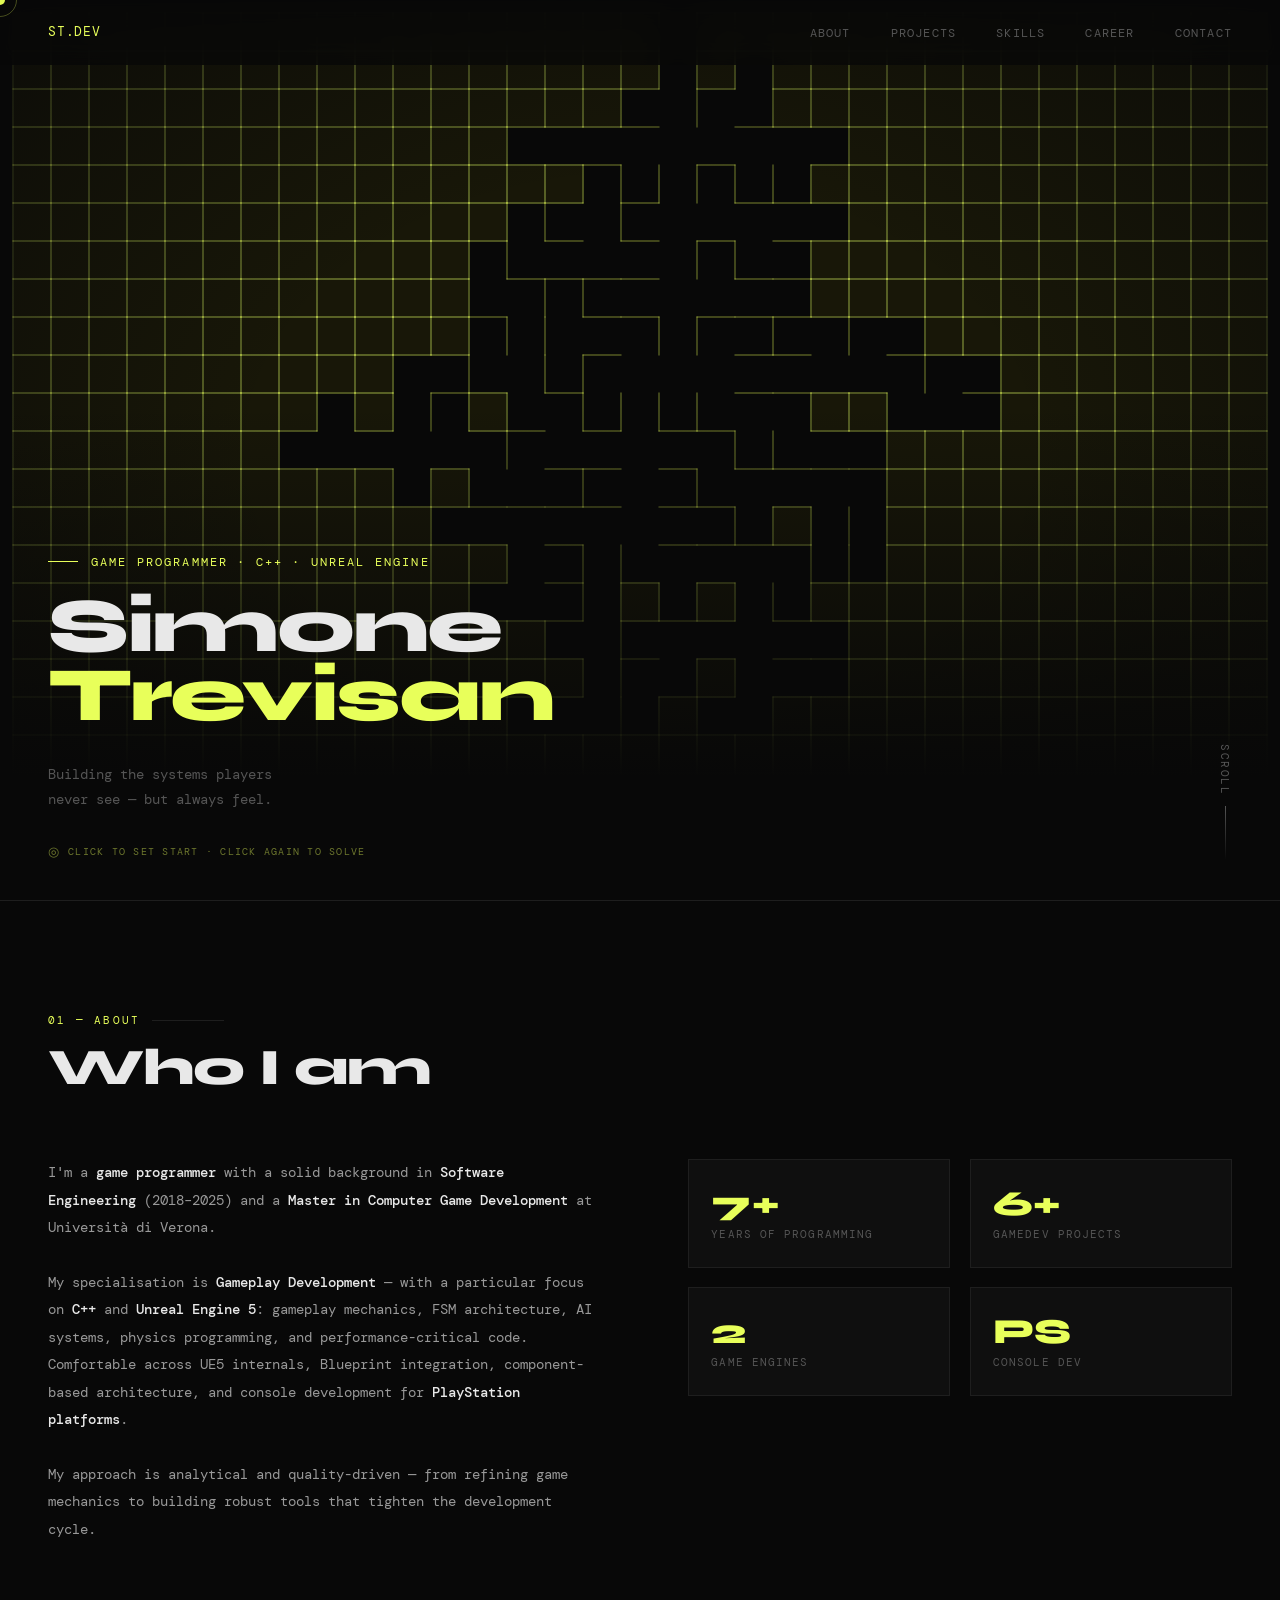
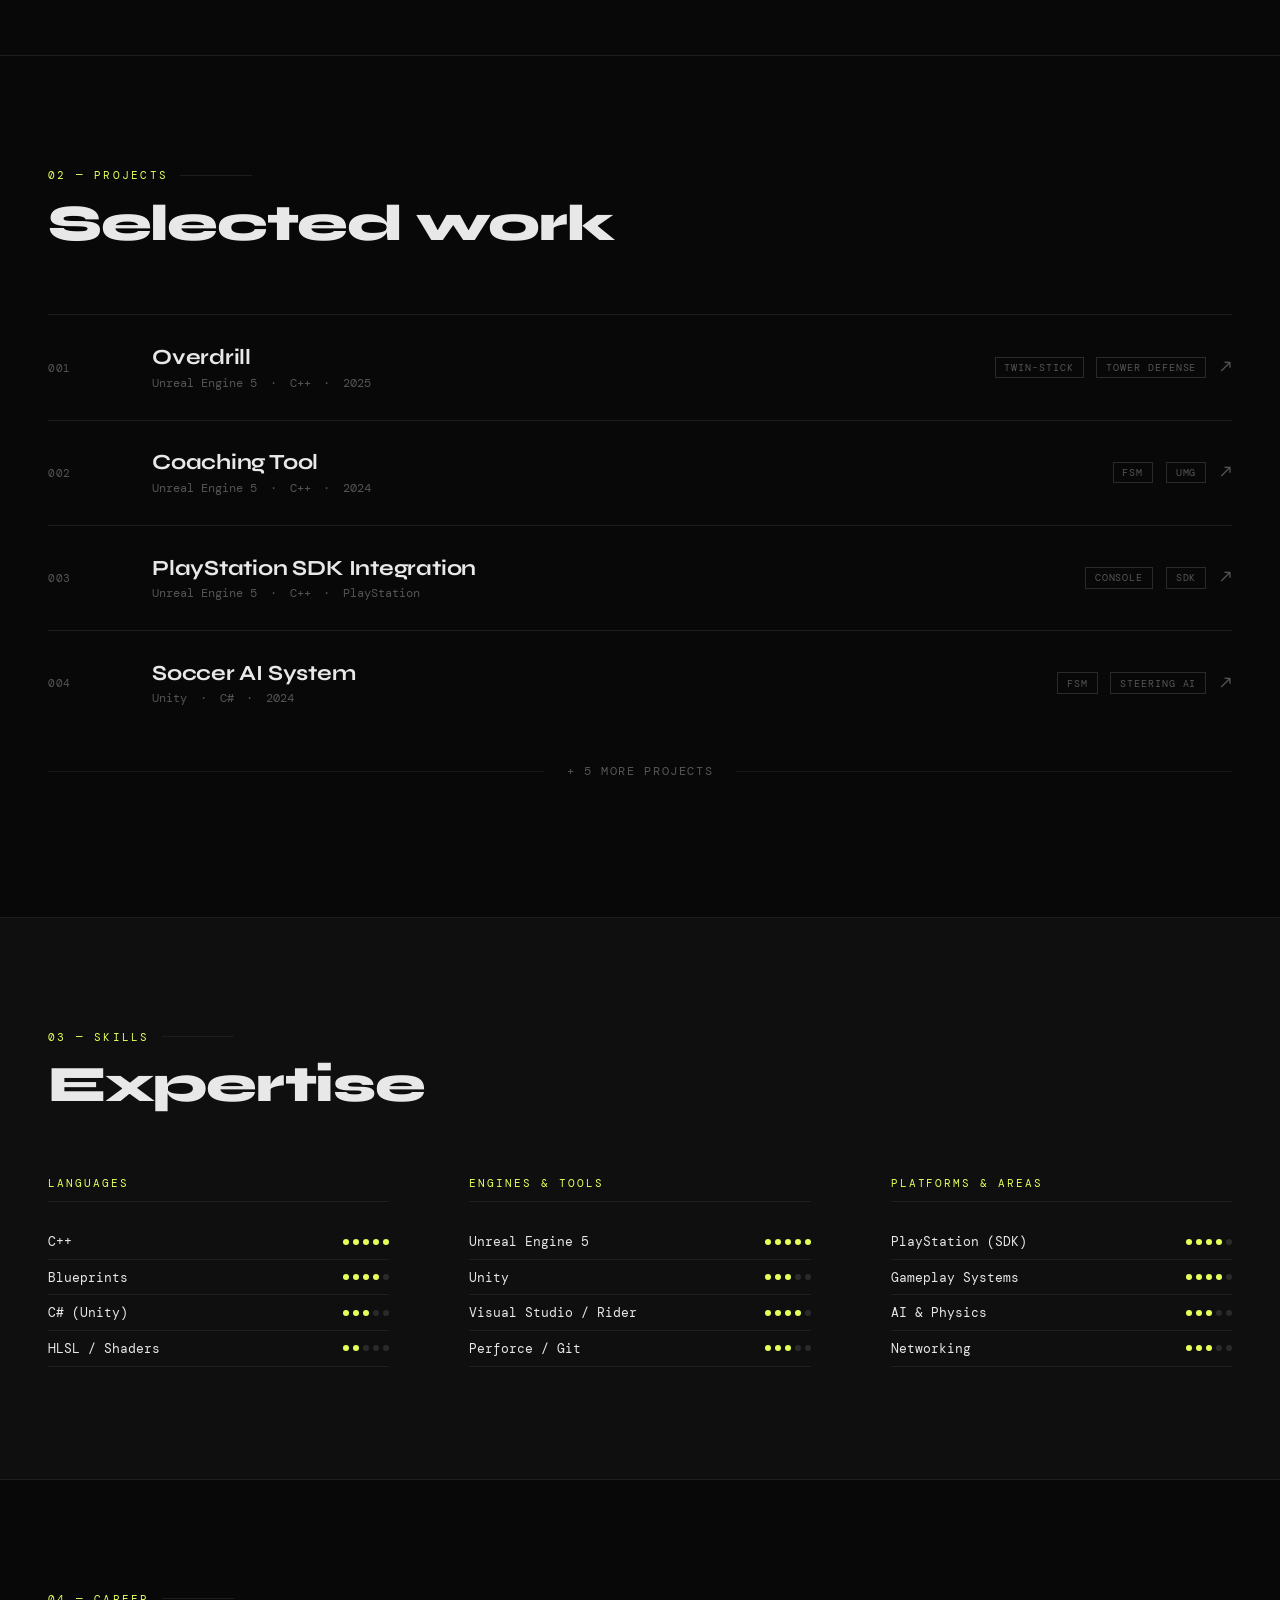
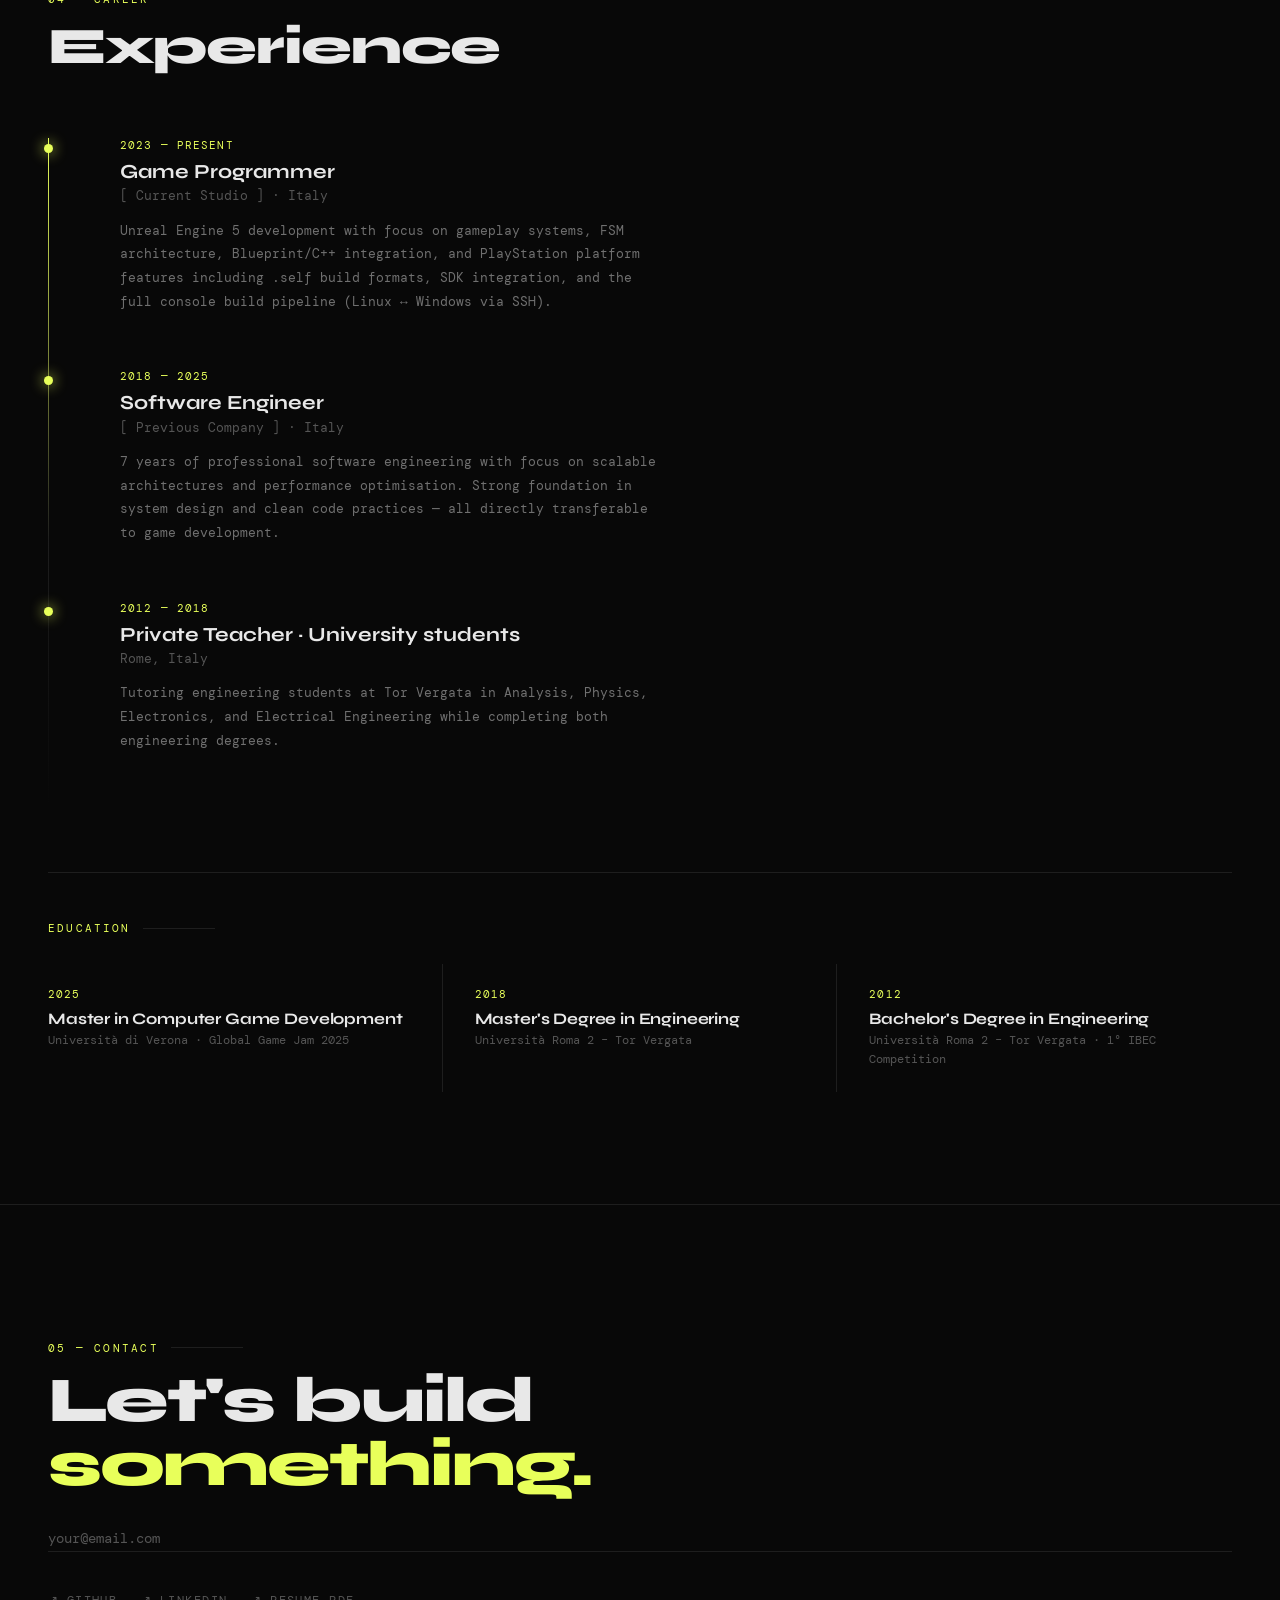
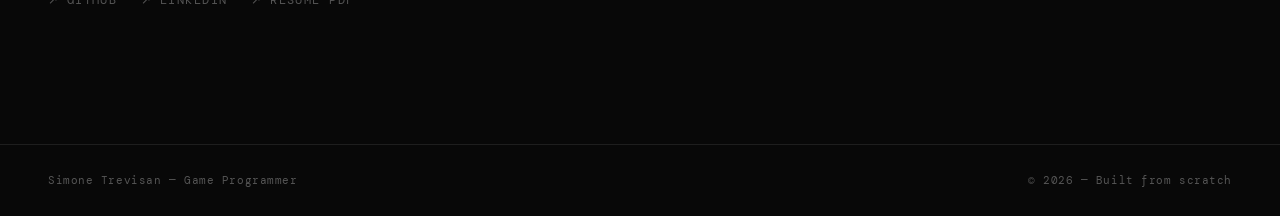
<file: index.html>
<!DOCTYPE html>
<html lang="en">

<head>
  <meta charset="UTF-8" />
  <meta name="viewport" content="width=device-width, initial-scale=1.0" />
  <title>Simone Trevisan | Game Programmer</title>
  <meta name="description"
    content="Simone Trevisan — Game Programmer specialised in C++, Unreal Engine 5, FSM architecture and PlayStation console development. 7+ years of programming experience." />
  <meta name="keywords"
    content="Game Programmer, C++, Unreal Engine 5, UE5, FSM, PlayStation, Console Development, Gameplay Systems" />
  <meta name="author" content="Simone Trevisan" />
  <meta property="og:title" content="Simone Trevisan | Game Programmer" />
  <meta property="og:description"
    content="Building the systems players never see — but always feel. C++ · Unreal Engine 5 · PlayStation." />
  <meta property="og:type" content="website" />
  <meta property="og:url" content="https://www.simonetrevisan.dev/" />
  <meta name="twitter:card" content="summary" />
  <meta name="twitter:title" content="Simone Trevisan | Game Programmer" />
  <meta name="twitter:description"
    content="Building the systems players never see — but always feel. C++ · Unreal Engine 5 · PlayStation." />
  <link rel="preconnect" href="https://fonts.googleapis.com" />
  <link rel="preconnect" href="https://fonts.gstatic.com" crossorigin />
  <link
    href="https://fonts.googleapis.com/css2?family=Syne:wght@400;600;700;800&family=DM+Mono:wght@300;400;500&display=swap"
    rel="stylesheet" />
  <style>
    *,
    *::before,
    *::after {
      box-sizing: border-box;
      margin: 0;
      padding: 0;
    }

    :root {
      --bg: #080808;
      --bg2: #0f0f0f;
      --border: #1e1e1e;
      --text: #e8e8e8;
      --muted: #555;
      --muted2: #2a2a2a;
      --accent: #e8ff5a;
      --fd: 'Syne', sans-serif;
      --fm: 'DM Mono', monospace;
    }

    html {
      scroll-behavior: smooth;
    }

    body {
      background: var(--bg);
      color: var(--text);
      font-family: 'Syne', sans-serif;
      overflow-x: hidden;
      cursor: none;
    }

    /* CURSOR */
    #cur {
      position: fixed;
      pointer-events: none;
      z-index: 9999;
      width: 10px;
      height: 10px;
      border-radius: 50%;
      background: var(--accent);
      mix-blend-mode: difference;
      transform: translate(-50%, -50%);
      transition: width .18s, height .18s;
    }

    #cur.big {
      width: 44px;
      height: 44px;
    }

    #cur-ring {
      position: fixed;
      pointer-events: none;
      z-index: 9998;
      width: 34px;
      height: 34px;
      border-radius: 50%;
      border: 1px solid rgba(232, 255, 90, .28);
      transform: translate(-50%, -50%);
    }

    /* NAV */
    nav {
      position: fixed;
      inset: 0 0 auto;
      z-index: 200;
      display: flex;
      align-items: center;
      justify-content: space-between;
      padding: 1.4rem 3rem;
      background: rgba(8, 8, 8, .82);
      backdrop-filter: blur(14px);
      border-bottom: 1px solid transparent;
      transition: border-color .3s;
    }

    nav.scrolled {
      border-color: var(--border);
    }

    .nav-logo {
      font-family: 'DM Mono', monospace;
      font-size: .82rem;
      color: var(--accent);
      text-decoration: none;
      letter-spacing: .06em;
    }

    .nav-links {
      display: flex;
      gap: 2.5rem;
      list-style: none;
    }

    .nav-links a {
      font-family: 'DM Mono', monospace;
      font-size: .75rem;
      letter-spacing: .1em;
      text-transform: uppercase;
      color: var(--muted);
      text-decoration: none;
      transition: color .2s;
    }

    .nav-links a:hover {
      color: var(--text);
    }

    /* HERO */
    #hero {
      position: relative;
      min-height: 100vh;
      overflow: hidden;
      display: flex;
      flex-direction: column;
      justify-content: flex-end;
      padding: 0 3rem 5.5rem;
    }

    #hero-canvas {
      position: absolute;
      inset: 0;
      width: 100%;
      height: 100%;
      pointer-events: auto;
    }

    .hero-vignette {
      position: absolute;
      inset: 0;
      pointer-events: none;
      background: radial-gradient(ellipse 85% 85% at 50% 50%, transparent 35%, #080808 100%);
    }

    .hero-fade {
      position: absolute;
      bottom: 0;
      left: 0;
      right: 0;
      height: 55%;
      pointer-events: none;
      background: linear-gradient(to top, var(--bg) 25%, transparent);
    }

    .hero-tag,
    .hero-title,
    .hero-sub,
    .scroll-hint {
      pointer-events: none;
    }

    .hero-tag {
      position: relative;
      font-family: 'DM Mono', monospace;
      font-size: .75rem;
      letter-spacing: .18em;
      text-transform: uppercase;
      color: var(--accent);
      margin-bottom: 1.4rem;
      display: flex;
      align-items: center;
      gap: .8rem;
    }

    .hero-tag::before {
      content: '';
      width: 30px;
      height: 1px;
      background: var(--accent);
    }

    .hero-title {
      position: relative;
      font-size: clamp(2.8rem, 6vw, 6rem);
      font-weight: 800;
      line-height: .9;
      letter-spacing: -.03em;
      margin-bottom: 2rem;
    }

    .hero-title span {
      display: block;
    }

    .hero-title .yl {
      color: var(--accent);
    }

    .hero-sub {
      position: relative;
      font-family: 'DM Mono', monospace;
      font-size: .86rem;
      color: var(--muted);
      line-height: 1.8;
      max-width: 500px;
    }

    .scroll-hint {
      position: absolute;
      bottom: 2.5rem;
      right: 3rem;
      font-family: 'DM Mono', monospace;
      font-size: .68rem;
      letter-spacing: .14em;
      text-transform: uppercase;
      color: var(--muted);
      writing-mode: vertical-rl;
      display: flex;
      align-items: center;
      gap: .7rem;
    }

    .scroll-hint::after {
      content: '';
      width: 1px;
      height: 54px;
      background: linear-gradient(to bottom, var(--muted), transparent);
    }

    .hero-click-hint {
      position: absolute;
      bottom: 2.5rem;
      left: 3rem;
      pointer-events: none;
      font-family: 'DM Mono', monospace;
      font-size: .65rem;
      letter-spacing: .12em;
      text-transform: uppercase;
      color: rgba(232, 255, 90, .45);
      display: flex;
      align-items: center;
      gap: .5rem;
      transition: opacity .4s;
    }

    .hero-click-hint::before {
      content: '◎';
      font-size: .8rem;
    }

    .hero-click-hint.hide {
      opacity: 0;
    }

    /* SECTIONS */
    section {
      padding: 7rem 3rem;
    }

    .sec-label {
      font-family: 'DM Mono', monospace;
      font-size: .7rem;
      letter-spacing: .2em;
      text-transform: uppercase;
      color: var(--accent);
      margin-bottom: .9rem;
      display: flex;
      align-items: center;
      gap: .75rem;
    }

    .sec-label::after {
      content: '';
      flex: 1;
      max-width: 72px;
      height: 1px;
      background: var(--border);
    }

    .sec-title {
      font-size: clamp(2rem, 4vw, 3.4rem);
      font-weight: 800;
      letter-spacing: -.025em;
      margin-bottom: 4rem;
      line-height: 1.05;
    }

    /* ABOUT */
    #about {
      border-top: 1px solid var(--border);
    }

    .about-grid {
      display: grid;
      grid-template-columns: 1fr 1fr;
      gap: 6rem;
      align-items: start;
    }

    .bio {
      font-family: 'DM Mono', monospace;
      font-size: .88rem;
      color: #999;
      line-height: 1.95;
    }

    .bio strong {
      color: var(--text);
      font-weight: 500;
    }

    .stat-grid {
      display: grid;
      grid-template-columns: 1fr 1fr;
      gap: 1.2rem;
    }

    .stat-card {
      background: var(--bg2);
      border: 1px solid var(--border);
      padding: 1.6rem 1.4rem;
      transition: border-color .25s, transform .25s;
    }

    .stat-card:hover {
      border-color: var(--accent);
      transform: translateY(-3px);
    }

    .stat-n {
      font-size: 2.2rem;
      font-weight: 800;
      color: var(--accent);
      line-height: 1;
      margin-bottom: .4rem;
    }

    .stat-l {
      font-family: 'DM Mono', monospace;
      font-size: .68rem;
      letter-spacing: .1em;
      text-transform: uppercase;
      color: var(--muted);
    }

    /* PROJECTS */
    #projects {
      border-top: 1px solid var(--border);
    }

    .proj-list {
      display: flex;
      flex-direction: column;
    }

    .proj-row {
      display: grid;
      grid-template-columns: 72px 1fr auto;
      align-items: center;
      gap: 2rem;
      padding: 1.8rem 0;
      border-top: 1px solid var(--border);
      cursor: none;
      position: relative;
      color: inherit;
    }

    .proj-row::before {
      content: '';
      position: absolute;
      inset: 0;
      background: linear-gradient(90deg, transparent, rgba(232, 255, 90, .035));
      opacity: 0;
      transition: opacity .3s;
      pointer-events: none;
    }

    .proj-row:hover::before {
      opacity: 1;
    }

    .proj-row:hover .proj-title {
      color: var(--accent);
    }

    .proj-row:hover .proj-arrow {
      transform: translate(4px, -4px);
      color: var(--accent);
    }

    .proj-row:hover .ptag {
      border-color: rgba(232, 255, 90, .5);
      color: var(--accent);
    }

    .pnum {
      font-family: 'DM Mono', monospace;
      font-size: .7rem;
      color: var(--muted);
      letter-spacing: .06em;
    }

    .proj-title {
      font-size: 1.35rem;
      font-weight: 700;
      letter-spacing: -.01em;
      margin-bottom: .35rem;
      transition: color .2s;
    }

    .proj-meta {
      font-family: 'DM Mono', monospace;
      font-size: .72rem;
      color: var(--muted);
      display: flex;
      gap: .8rem;
      flex-wrap: wrap;
      align-items: center;
    }

    .proj-right {
      display: flex;
      align-items: center;
      gap: .8rem;
    }

    .ptag {
      font-family: 'DM Mono', monospace;
      font-size: .65rem;
      letter-spacing: .09em;
      text-transform: uppercase;
      padding: .2rem .55rem;
      border: 1px solid var(--muted2);
      color: var(--muted);
      transition: border-color .2s, color .2s;
      white-space: nowrap;
    }

    .proj-arrow {
      font-size: 1.1rem;
      color: var(--muted);
      transition: transform .25s, color .2s;
    }

    /* MORE TOGGLE */
    .more-toggle {
      width: 100%;
      display: flex;
      align-items: center;
      gap: 1.4rem;
      background: none;
      border: none;
      cursor: none;
      padding: 1.6rem 0;
      margin-top: .2rem;
      color: var(--muted);
      transition: color .25s;
    }

    .more-toggle:hover {
      color: var(--accent);
    }

    .mt-line {
      flex: 1;
      height: 1px;
      background: currentColor;
      opacity: .2;
      transition: opacity .25s;
    }

    .more-toggle:hover .mt-line {
      opacity: .45;
    }

    .mt-label {
      font-family: 'DM Mono', monospace;
      font-size: .72rem;
      letter-spacing: .14em;
      text-transform: uppercase;
      white-space: nowrap;
      transition: color .25s;
    }

    /* COLLAPSIBLE OTHER PROJECTS */
    .proj-others {
      overflow: hidden;
      max-height: 0;
      opacity: 0;
      transition: max-height .55s cubic-bezier(.4, 0, .2, 1), opacity .4s ease;
    }

    .proj-others.open {
      max-height: 900px;
      opacity: 1;
    }

    /* SKILLS */
    #skills {
      border-top: 1px solid var(--border);
      background: var(--bg2);
    }

    .skills-grid {
      display: grid;
      grid-template-columns: repeat(3, 1fr);
      gap: 3rem 5rem;
    }

    .sg-title {
      font-family: 'DM Mono', monospace;
      font-size: .68rem;
      letter-spacing: .18em;
      text-transform: uppercase;
      color: var(--accent);
      margin-bottom: 1.4rem;
      padding-bottom: .7rem;
      border-bottom: 1px solid var(--border);
    }

    .sk {
      display: flex;
      justify-content: space-between;
      align-items: center;
      padding: .55rem 0;
      border-bottom: 1px solid var(--border);
    }

    .sk-name {
      font-family: 'DM Mono', monospace;
      font-size: .8rem;
      color: var(--text);
    }

    .dots {
      display: flex;
      gap: 4px;
    }

    .d {
      width: 6px;
      height: 6px;
      border-radius: 50%;
      background: var(--muted2);
    }

    .d.on {
      background: var(--accent);
    }

    /* CAREER */
    #career {
      border-top: 1px solid var(--border);
    }

    .timeline {
      position: relative;
      padding-left: 2rem;
      margin-bottom: 4rem;
    }

    .timeline::before {
      content: '';
      position: absolute;
      left: 0;
      top: 0;
      bottom: 0;
      width: 1px;
      background: linear-gradient(to bottom, var(--accent) 0%, var(--border) 60%, transparent);
    }

    .titem {
      position: relative;
      padding: 0 0 3.5rem 2.5rem;
      opacity: 0;
      transform: translateX(-18px);
      transition: opacity .6s, transform .6s;
    }

    .titem.vis {
      opacity: 1;
      transform: none;
    }

    .tdot {
      position: absolute;
      left: -2rem;
      top: .4rem;
      width: 9px;
      height: 9px;
      border-radius: 50%;
      background: var(--accent);
      transform: translateX(-4px);
      box-shadow: 0 0 14px var(--accent);
    }

    .tperiod {
      font-family: 'DM Mono', monospace;
      font-size: .7rem;
      letter-spacing: .1em;
      text-transform: uppercase;
      color: var(--accent);
      margin-bottom: .45rem;
    }

    .trole {
      font-size: 1.25rem;
      font-weight: 700;
      margin-bottom: .2rem;
    }

    .tco {
      font-family: 'DM Mono', monospace;
      font-size: .8rem;
      color: var(--muted);
      margin-bottom: .9rem;
    }

    .tdesc {
      font-family: 'DM Mono', monospace;
      font-size: .8rem;
      color: #707070;
      line-height: 1.85;
      max-width: 540px;
    }

    /* EDUCATION BLOCK */
    .edu-block {
      border-top: 1px solid var(--border);
      padding-top: 3rem;
    }

    .edu-label {
      font-family: 'DM Mono', monospace;
      font-size: .68rem;
      letter-spacing: .2em;
      text-transform: uppercase;
      color: var(--accent);
      margin-bottom: 1.8rem;
      display: flex;
      align-items: center;
      gap: .75rem;
    }

    .edu-label::after {
      content: '';
      flex: 1;
      max-width: 72px;
      height: 1px;
      background: var(--border);
    }

    .edu-grid {
      display: grid;
      grid-template-columns: repeat(3, 1fr);
      gap: 0;
    }

    .edu-item {
      padding: 1.4rem 2rem 1.4rem 0;
      border-right: 1px solid var(--border);
    }

    .edu-item:last-child {
      border-right: none;
      padding-left: 2rem;
      padding-right: 0;
    }

    .edu-item:not(:first-child):not(:last-child) {
      padding-left: 2rem;
    }

    .edu-year {
      font-family: 'DM Mono', monospace;
      font-size: .68rem;
      letter-spacing: .1em;
      color: var(--accent);
      margin-bottom: .5rem;
    }

    .edu-title {
      font-size: 1rem;
      font-weight: 700;
      margin-bottom: .3rem;
      letter-spacing: -.01em;
    }

    .edu-inst {
      font-family: 'DM Mono', monospace;
      font-size: .72rem;
      color: var(--muted);
      line-height: 1.6;
    }

    /* CONTACT */
    #contact {
      border-top: 1px solid var(--border);
      min-height: 60vh;
      display: flex;
      flex-direction: column;
      justify-content: center;
    }

    .c-title {
      font-size: clamp(2.4rem, 5vw, 5rem);
      font-weight: 800;
      letter-spacing: -.03em;
      line-height: 1;
      margin-bottom: 2rem;
    }

    .c-title .yl {
      color: var(--accent);
      display: block;
    }

    .c-email {
      font-family: 'DM Mono', monospace;
      font-size: .88rem;
      color: var(--muted);
      text-decoration: none;
      border-bottom: 1px solid var(--border);
      padding-bottom: .22rem;
      display: inline-block;
      transition: color .2s, border-color .2s;
    }

    .c-email:hover {
      color: var(--accent);
      border-color: var(--accent);
    }

    .socials {
      display: flex;
      gap: 1.5rem;
      margin-top: 2.5rem;
    }

    .sl {
      font-family: 'DM Mono', monospace;
      font-size: .75rem;
      letter-spacing: .12em;
      text-transform: uppercase;
      color: var(--muted);
      text-decoration: none;
      display: flex;
      align-items: center;
      gap: .45rem;
      transition: color .2s;
    }

    .sl::before {
      content: '↗';
    }

    .sl:hover {
      color: var(--accent);
    }

    /* FOOTER */
    footer {
      padding: 1.8rem 3rem;
      border-top: 1px solid var(--border);
      display: flex;
      justify-content: space-between;
    }

    footer p {
      font-family: 'DM Mono', monospace;
      font-size: .7rem;
      color: var(--muted);
      letter-spacing: .05em;
    }

    /* FADE IN */
    .fi {
      opacity: 0;
      transform: translateY(28px);
      transition: opacity .65s, transform .65s;
    }

    .fi.vis {
      opacity: 1;
      transform: none;
    }

    /* MODAL */
    #modal-overlay {
      position: fixed;
      inset: 0;
      z-index: 500;
      background: rgba(4, 4, 4, .93);
      backdrop-filter: blur(18px);
      display: flex;
      align-items: center;
      justify-content: center;
      opacity: 0;
      pointer-events: none;
      transition: opacity .3s;
    }

    #modal-overlay.open {
      opacity: 1;
      pointer-events: all;
    }

    .modal {
      position: relative;
      width: min(920px, 94vw);
      max-height: 92vh;
      background: var(--bg2);
      border: 1px solid var(--border);
      display: flex;
      flex-direction: column;
      overflow: hidden;
      transform: translateY(28px) scale(.97);
      transition: transform .38s cubic-bezier(.22, 1, .36, 1);
    }

    #modal-overlay.open .modal {
      transform: none;
    }

    .slider-wrap {
      position: relative;
      overflow: hidden;
      height: 440px;
      flex-shrink: 0;
      background: #080808;
    }

    .slides {
      display: flex;
      height: 100%;
      transition: transform .52s cubic-bezier(.4, 0, .2, 1);
    }

    .slide {
      min-width: 100%;
      height: 100%;
      flex-shrink: 0;
      display: flex;
      align-items: center;
      justify-content: center;
      position: relative;
      overflow: hidden;
    }

    .slide-bg {
      position: absolute;
      inset: 0;
      background-image: linear-gradient(rgba(232, 255, 90, 0.04) 1px, transparent 1px), linear-gradient(90deg, rgba(232, 255, 90, 0.04) 1px, transparent 1px);
      background-size: 40px 40px;
    }

    .slide-color {
      position: absolute;
      inset: 0;
    }

    .slide-label {
      position: relative;
      z-index: 2;
      font-family: 'DM Mono', monospace;
      font-size: .72rem;
      letter-spacing: .14em;
      text-transform: uppercase;
      color: rgba(232, 255, 90, .6);
      border: 1px solid rgba(232, 255, 90, .2);
      padding: .4rem .9rem;
    }

    /* Diagram slide */
    .slide-diagram {
      position: absolute;
      inset: 0;
      display: flex;
      align-items: center;
      justify-content: center;
    }

    .slide-diagram svg {
      width: 100%;
      height: 100%;
      max-width: 700px;
    }

    .sl-btn {
      position: absolute;
      top: 50%;
      transform: translateY(-50%);
      z-index: 10;
      background: rgba(8, 8, 8, .7);
      border: 1px solid var(--border);
      color: var(--text);
      width: 46px;
      height: 46px;
      display: flex;
      align-items: center;
      justify-content: center;
      font-size: 1rem;
      cursor: none;
      transition: background .2s, border-color .2s, color .2s;
    }

    .sl-btn:hover {
      background: rgba(232, 255, 90, .08);
      border-color: var(--accent);
      color: var(--accent);
    }

    .sl-prev {
      left: 1.2rem;
    }

    .sl-next {
      right: 1.2rem;
    }

    .sl-dots {
      position: absolute;
      bottom: 1.1rem;
      left: 50%;
      transform: translateX(-50%);
      display: flex;
      gap: 7px;
      z-index: 10;
    }

    .sl-dot {
      width: 6px;
      height: 6px;
      border-radius: 50%;
      background: var(--muted);
      cursor: none;
      transition: background .2s, transform .2s;
    }

    .sl-dot.on {
      background: var(--accent);
      transform: scale(1.5);
    }

    .sl-counter {
      position: absolute;
      top: 1rem;
      right: 1rem;
      z-index: 10;
      font-family: 'DM Mono', monospace;
      font-size: .65rem;
      letter-spacing: .1em;
      color: var(--muted);
      background: rgba(8, 8, 8, .65);
      padding: .25rem .65rem;
    }

    .modal-body {
      padding: 2rem 2.5rem 2.5rem;
      overflow-y: auto;
      flex: 1;
    }

    .modal-tags {
      display: flex;
      gap: .55rem;
      flex-wrap: wrap;
      margin-bottom: 1.1rem;
    }

    .modal-tag {
      font-family: 'DM Mono', monospace;
      font-size: .63rem;
      letter-spacing: .1em;
      text-transform: uppercase;
      padding: .22rem .6rem;
      border: 1px solid rgba(232, 255, 90, .3);
      color: var(--accent);
    }

    .modal-title {
      font-size: 1.75rem;
      font-weight: 800;
      letter-spacing: -.02em;
      margin-bottom: .5rem;
    }

    .modal-year {
      font-family: 'DM Mono', monospace;
      font-size: .72rem;
      color: var(--muted);
      letter-spacing: .08em;
      margin-bottom: 1.3rem;
    }

    .modal-desc {
      font-family: 'DM Mono', monospace;
      font-size: .83rem;
      color: #909090;
      line-height: 1.95;
    }

    .modal-links {
      display: flex;
      gap: 1rem;
      margin-top: 1.8rem;
    }

    .modal-link {
      font-family: 'DM Mono', monospace;
      font-size: .74rem;
      letter-spacing: .1em;
      text-transform: uppercase;
      color: var(--accent);
      text-decoration: none;
      border: 1px solid rgba(232, 255, 90, .35);
      padding: .55rem 1.2rem;
      transition: background .2s;
    }

    .modal-link:hover {
      background: rgba(232, 255, 90, .08);
    }

    .modal-close {
      position: absolute;
      top: 1rem;
      right: 1rem;
      z-index: 20;
      width: 38px;
      height: 38px;
      background: rgba(8, 8, 8, .85);
      border: 1px solid var(--border);
      color: var(--muted);
      font-size: 1rem;
      display: flex;
      align-items: center;
      justify-content: center;
      cursor: none;
      transition: color .2s, border-color .2s;
    }

    .modal-close:hover {
      color: var(--accent);
      border-color: var(--accent);
    }

    /* RESPONSIVE */
    @media(max-width:900px) {
      nav {
        padding: 1.2rem 1.5rem;
      }

      #hero,
      section {
        padding-left: 1.5rem;
        padding-right: 1.5rem;
      }

      .about-grid {
        grid-template-columns: 1fr;
        gap: 3rem;
      }

      .skills-grid {
        grid-template-columns: 1fr 1fr;
        gap: 2rem 3rem;
      }

      .proj-row {
        grid-template-columns: 48px 1fr auto;
        gap: 1rem;
      }

      .slider-wrap {
        height: 280px;
      }

      .modal-body {
        padding: 1.5rem;
      }

      .edu-grid {
        grid-template-columns: 1fr;
        gap: 0;
      }

      .edu-item {
        border-right: none;
        border-bottom: 1px solid var(--border);
        padding: 1.2rem 0 !important;
      }

      .edu-item:last-child {
        border-bottom: none;
      }

      /* restore default cursor on touch/mobile */
      body {
        cursor: auto;
      }

      #cur,
      #cur-ring {
        display: none;
      }

      a,
      button,
      .proj-row,
      .stat-card,
      .sl-btn,
      .modal-close,
      .more-toggle,
      .sl-dot {
        cursor: pointer;
      }
    }

    @media(max-width:600px) {
      .nav-links {
        display: none;
      }

      .hero-title {
        font-size: 3rem;
      }

      .skills-grid {
        grid-template-columns: 1fr;
      }

      .proj-row {
        grid-template-columns: 1fr auto;
      }

      .pnum {
        display: none;
      }

      footer {
        flex-direction: column;
        gap: .8rem;
      }
    }
  </style>
</head>

<body>

  <div id="cur"></div>
  <div id="cur-ring"></div>

  <nav id="nav">
    <a class="nav-logo" href="#">ST.DEV</a>
    <ul class="nav-links">
      <li><a href="#about">About</a></li>
      <li><a href="#projects">Projects</a></li>
      <li><a href="#skills">Skills</a></li>
      <li><a href="#career">Career</a></li>
      <li><a href="#contact">Contact</a></li>
    </ul>
  </nav>

  <section id="hero">
    <canvas id="hero-canvas"></canvas>
    <div class="hero-vignette"></div>
    <div class="hero-fade"></div>
    <div class="hero-tag">Game Programmer · C++ · Unreal Engine</div>
    <h1 class="hero-title">
      <span>Simone</span>
      <span class="yl">Trevisan</span>
    </h1>
    <p class="hero-sub">
      Building the systems players<br />
      never see — but always feel.
    </p>
    <div class="hero-click-hint" id="hero-hint">Click to set start · click again to solve</div>
    <div class="scroll-hint">Scroll</div>
  </section>

  <!-- About -->
  <section id="about">
    <div class="sec-label">01 — About</div>
    <h2 class="sec-title fi">Who I am</h2>
    <div class="about-grid">
      <div class="bio fi">
        <p>I'm a <strong>game programmer</strong> with a solid background in <strong>Software Engineering</strong>
          (2018–2025) and a <strong>Master in Computer Game Development</strong> at Università di Verona.</p><br />
        <p>My specialisation is <strong>Gameplay Development</strong> — with a particular focus on <strong>C++</strong>
          and <strong>Unreal Engine 5</strong>: gameplay mechanics, FSM architecture, AI systems, physics programming,
          and performance-critical code. Comfortable across UE5 internals, Blueprint integration, component-based
          architecture, and console development for <strong>PlayStation platforms</strong>.</p><br />
        <p>My approach is analytical and quality-driven — from refining game mechanics to building robust tools that
          tighten the development cycle.</p>
      </div>
      <div class="stat-grid fi">
        <div class="stat-card">
          <div class="stat-n">7+</div>
          <div class="stat-l">Years of programming</div>
        </div>
        <div class="stat-card">
          <div class="stat-n">6+</div>
          <div class="stat-l">GameDev projects</div>
        </div>
        <div class="stat-card">
          <div class="stat-n">2</div>
          <div class="stat-l">Game engines</div>
        </div>
        <div class="stat-card">
          <div class="stat-n">PS</div>
          <div class="stat-l">Console dev</div>
        </div>
      </div>
    </div>
  </section>

  <!-- Projects -->
  <section id="projects">
    <div class="sec-label">02 — Projects</div>
    <h2 class="sec-title fi">Selected work</h2>

    <div class="proj-list" id="proj-featured">
      <div class="proj-row fi" data-project="0">
        <span class="pnum">001</span>
        <div>
          <div class="proj-title">Overdrill</div>
          <div class="proj-meta"><span>Unreal Engine 5</span>·<span>C++</span>·<span>2025</span></div>
        </div>
        <div class="proj-right"><span class="ptag">Twin-Stick</span><span class="ptag">Tower Defense</span><span
            class="proj-arrow">↗</span></div>
      </div>
      <div class="proj-row fi" data-project="1">
        <span class="pnum">002</span>
        <div>
          <div class="proj-title">Coaching Tool</div>
          <div class="proj-meta"><span>Unreal Engine 5</span>·<span>C++</span>·<span>2024</span></div>
        </div>
        <div class="proj-right"><span class="ptag">FSM</span><span class="ptag">UMG</span><span
            class="proj-arrow">↗</span></div>
      </div>
      <div class="proj-row fi" data-project="2">
        <span class="pnum">003</span>
        <div>
          <div class="proj-title">PlayStation SDK Integration</div>
          <div class="proj-meta"><span>Unreal Engine 5</span>·<span>C++</span>·<span>PlayStation</span></div>
        </div>
        <div class="proj-right"><span class="ptag">Console</span><span class="ptag">SDK</span><span
            class="proj-arrow">↗</span></div>
      </div>
      <div class="proj-row fi" data-project="3">
        <span class="pnum">004</span>
        <div>
          <div class="proj-title">Soccer AI System</div>
          <div class="proj-meta"><span>Unity</span>·<span>C#</span>·<span>2024</span></div>
        </div>
        <div class="proj-right"><span class="ptag">FSM</span><span class="ptag">Steering AI</span><span
            class="proj-arrow">↗</span></div>
      </div>
    </div>

    <button class="more-toggle fi" id="proj-toggle" aria-expanded="false">
      <span class="mt-line"></span>
      <span class="mt-label" id="proj-toggle-label">+ 5 more projects</span>
      <span class="mt-line"></span>
    </button>

    <div class="proj-list proj-others" id="proj-others" aria-hidden="true">
      <div class="proj-row" data-project="4">
        <span class="pnum">005</span>
        <div>
          <div class="proj-title">Unreal Platform Game</div>
          <div class="proj-meta"><span>Unreal Engine 5</span>·<span>C++</span>·<span>2024</span></div>
        </div>
        <div class="proj-right"><span class="ptag">AI NavMesh</span><span class="ptag">FSM</span><span
            class="proj-arrow">↗</span></div>
      </div>
      <div class="proj-row" data-project="5">
        <span class="pnum">006</span>
        <div>
          <div class="proj-title">BB8 Physics Simulation</div>
          <div class="proj-meta"><span>Unreal Engine 5</span>·<span>C++</span>·<span>2024</span></div>
        </div>
        <div class="proj-right"><span class="ptag">Physics</span><span class="ptag">CharMovement</span><span
            class="proj-arrow">↗</span></div>
      </div>
      <div class="proj-row" data-project="6">
        <span class="pnum">007</span>
        <div>
          <div class="proj-title">Physics-Based Networking</div>
          <div class="proj-meta"><span>Unity</span>·<span>C#</span>·<span>Photon PUN</span></div>
        </div>
        <div class="proj-right"><span class="ptag">Multiplayer</span><span class="ptag">Prediction</span><span
            class="proj-arrow">↗</span></div>
      </div>
      <div class="proj-row" data-project="7">
        <span class="pnum">008</span>
        <div>
          <div class="proj-title">Memory Manager</div>
          <div class="proj-meta"><span>C++</span>·<span>2023</span></div>
        </div>
        <div class="proj-right"><span class="ptag">Allocator</span><span class="ptag">Performance</span><span
            class="proj-arrow">↗</span></div>
      </div>
      <div class="proj-row" data-project="8">
        <span class="pnum">009</span>
        <div>
          <div class="proj-title">FMod Wrapper Library</div>
          <div class="proj-meta"><span>C++</span>·<span>FMOD API</span>·<span>2023</span></div>
        </div>
        <div class="proj-right"><span class="ptag">Audio</span><span class="ptag">Library</span><span
            class="proj-arrow">↗</span></div>
      </div>
    </div>
  </section>

  <!-- Skills -->
  <section id="skills">
    <div class="sec-label">03 — Skills</div>
    <h2 class="sec-title fi">Expertise</h2>
    <div class="skills-grid fi">
      <div>
        <div class="sg-title">Languages</div>
        <div class="sk"><span class="sk-name">C++</span>
          <div class="dots">
            <div class="d on"></div>
            <div class="d on"></div>
            <div class="d on"></div>
            <div class="d on"></div>
            <div class="d on"></div>
          </div>
        </div>
        <div class="sk"><span class="sk-name">Blueprints</span>
          <div class="dots">
            <div class="d on"></div>
            <div class="d on"></div>
            <div class="d on"></div>
            <div class="d on"></div>
            <div class="d"></div>
          </div>
        </div>
        <div class="sk"><span class="sk-name">C# (Unity)</span>
          <div class="dots">
            <div class="d on"></div>
            <div class="d on"></div>
            <div class="d on"></div>
            <div class="d"></div>
            <div class="d"></div>
          </div>
        </div>
        <div class="sk"><span class="sk-name">HLSL / Shaders</span>
          <div class="dots">
            <div class="d on"></div>
            <div class="d on"></div>
            <div class="d"></div>
            <div class="d"></div>
            <div class="d"></div>
          </div>
        </div>
      </div>
      <div>
        <div class="sg-title">Engines & Tools</div>
        <div class="sk"><span class="sk-name">Unreal Engine 5</span>
          <div class="dots">
            <div class="d on"></div>
            <div class="d on"></div>
            <div class="d on"></div>
            <div class="d on"></div>
            <div class="d on"></div>
          </div>
        </div>
        <div class="sk"><span class="sk-name">Unity</span>
          <div class="dots">
            <div class="d on"></div>
            <div class="d on"></div>
            <div class="d on"></div>
            <div class="d"></div>
            <div class="d"></div>
          </div>
        </div>
        <div class="sk"><span class="sk-name">Visual Studio / Rider</span>
          <div class="dots">
            <div class="d on"></div>
            <div class="d on"></div>
            <div class="d on"></div>
            <div class="d on"></div>
            <div class="d"></div>
          </div>
        </div>
        <div class="sk"><span class="sk-name">Perforce / Git</span>
          <div class="dots">
            <div class="d on"></div>
            <div class="d on"></div>
            <div class="d on"></div>
            <div class="d"></div>
            <div class="d"></div>
          </div>
        </div>
      </div>
      <div>
        <div class="sg-title">Platforms & Areas</div>
        <div class="sk"><span class="sk-name">PlayStation (SDK)</span>
          <div class="dots">
            <div class="d on"></div>
            <div class="d on"></div>
            <div class="d on"></div>
            <div class="d on"></div>
            <div class="d"></div>
          </div>
        </div>
        <div class="sk"><span class="sk-name">Gameplay Systems</span>
          <div class="dots">
            <div class="d on"></div>
            <div class="d on"></div>
            <div class="d on"></div>
            <div class="d on"></div>
            <div class="d"></div>
          </div>
        </div>
        <div class="sk"><span class="sk-name">AI & Physics</span>
          <div class="dots">
            <div class="d on"></div>
            <div class="d on"></div>
            <div class="d on"></div>
            <div class="d"></div>
            <div class="d"></div>
          </div>
        </div>
        <div class="sk"><span class="sk-name">Networking</span>
          <div class="dots">
            <div class="d on"></div>
            <div class="d on"></div>
            <div class="d on"></div>
            <div class="d"></div>
            <div class="d"></div>
          </div>
        </div>
      </div>
    </div>
  </section>

  <!-- Career -->
  <section id="career">
    <div class="sec-label">04 — Career</div>
    <h2 class="sec-title fi">Experience</h2>

    <div class="timeline">
      <div class="titem">
        <div class="tdot"></div>
        <div class="tperiod">2023 — Present</div>
        <div class="trole">Game Programmer</div>
        <div class="tco">[ Current Studio ] · Italy</div>
        <div class="tdesc">Unreal Engine 5 development with focus on gameplay systems, FSM architecture, Blueprint/C++
          integration, and PlayStation platform features including .self build formats, SDK integration, and the full
          console build pipeline (Linux ↔ Windows via SSH).</div>
      </div>
      <div class="titem">
        <div class="tdot"></div>
        <div class="tperiod">2018 — 2025</div>
        <div class="trole">Software Engineer</div>
        <div class="tco">[ Previous Company ] · Italy</div>
        <div class="tdesc">7 years of professional software engineering with focus on scalable architectures and
          performance optimisation. Strong foundation in system design and clean code practices — all directly
          transferable to game development.</div>
      </div>
      <div class="titem">
        <div class="tdot"></div>
        <div class="tperiod">2012 — 2018</div>
        <div class="trole">Private Teacher · University students</div>
        <div class="tco">Rome, Italy</div>
        <div class="tdesc">Tutoring engineering students at Tor Vergata in Analysis, Physics, Electronics, and
          Electrical Engineering while completing both engineering degrees.</div>
      </div>
    </div>

    <div class="edu-block fi">
      <div class="edu-label">Education</div>
      <div class="edu-grid">
        <div class="edu-item">
          <div class="edu-year">2025</div>
          <div class="edu-title">Master in Computer Game Development</div>
          <div class="edu-inst">Università di Verona · Global Game Jam 2025</div>
        </div>
        <div class="edu-item">
          <div class="edu-year">2018</div>
          <div class="edu-title">Master's Degree in Engineering</div>
          <div class="edu-inst">Università Roma 2 – Tor Vergata</div>
        </div>
        <div class="edu-item">
          <div class="edu-year">2012</div>
          <div class="edu-title">Bachelor's Degree in Engineering</div>
          <div class="edu-inst">Università Roma 2 – Tor Vergata · 1° IBEC Competition</div>
        </div>
      </div>
    </div>
  </section>

  <!-- Contact -->
  <section id="contact">
    <div class="sec-label">05 — Contact</div>
    <h2 class="c-title fi">Let's build<span class="yl">something.</span></h2>
    <a class="c-email fi" href="mailto:your@email.com">your@email.com</a>
    <div class="socials fi">
      <a class="sl" href="https://github.com/" target="_blank">GitHub</a>
      <a class="sl" href="https://linkedin.com/" target="_blank">LinkedIn</a>
      <a class="sl" href="#">Resume PDF</a>
    </div>
  </section>

  <footer>
    <p>Simone Trevisan — Game Programmer</p>
    <p>© 2026 — Built from scratch</p>
  </footer>

  <div id="modal-overlay">
    <div class="modal">
      <button class="modal-close" id="modal-close">✕</button>
      <div class="slider-wrap">
        <div class="slides" id="slides"></div>
        <button class="sl-btn sl-prev" id="sl-prev">←</button>
        <button class="sl-btn sl-next" id="sl-next">→</button>
        <div class="sl-dots" id="sl-dots"></div>
        <div class="sl-counter" id="sl-counter"></div>
      </div>
      <div class="modal-body">
        <div class="modal-tags" id="modal-tags"></div>
        <div class="modal-title" id="modal-title"></div>
        <div class="modal-year" id="modal-year"></div>
        <div class="modal-desc" id="modal-desc"></div>
        <div class="modal-links" id="modal-links"></div>
      </div>
    </div>
  </div>

  <script>
    /* ══ ARCHITECTURE DIAGRAM SVGs ══ */
    var DIAG = {
      overdrill: `<svg xmlns="http://www.w3.org/2000/svg" viewBox="0 0 640 340" font-family="DM Mono, monospace" font-size="11">
    <rect width="640" height="340" fill="#080808"/>
    <text x="320" y="28" text-anchor="middle" fill="rgba(232,255,90,.35)" font-size="9" letter-spacing="3">ARCHITECTURE — OVERDRILL</text>
    <!-- GameMode -->
    <rect x="245" y="48" width="150" height="36" fill="none" stroke="rgba(232,255,90,.55)" rx="1"/>
    <text x="320" y="71" text-anchor="middle" fill="#e8ff5a">AGameMode</text>
    <!-- arrow down -->
    <line x1="320" y1="84" x2="320" y2="108" stroke="rgba(232,255,90,.3)" stroke-width="1"/>
    <polygon points="316,104 320,112 324,104" fill="rgba(232,255,90,.4)"/>
    <!-- two branches -->
    <line x1="220" y1="120" x2="420" y2="120" stroke="rgba(232,255,90,.2)" stroke-width="1"/>
    <line x1="220" y1="120" x2="220" y2="140" stroke="rgba(232,255,90,.2)" stroke-width="1"/>
    <line x1="420" y1="120" x2="420" y2="140" stroke="rgba(232,255,90,.2)" stroke-width="1"/>
    <!-- WaveManager box -->
    <rect x="140" y="140" width="160" height="36" fill="none" stroke="rgba(232,255,90,.45)" rx="1"/>
    <text x="220" y="163" text-anchor="middle" fill="#e8e8e8">UWaveManager</text>
    <!-- TowerSubsystem box -->
    <rect x="340" y="140" width="160" height="36" fill="none" stroke="rgba(232,255,90,.45)" rx="1"/>
    <text x="420" y="163" text-anchor="middle" fill="#e8e8e8">UTowerSubsystem</text>
    <!-- arrows down from WaveManager -->
    <line x1="220" y1="176" x2="220" y2="200" stroke="rgba(232,255,90,.2)" stroke-width="1"/>
    <polygon points="216,196 220,204 224,196" fill="rgba(232,255,90,.3)"/>
    <!-- EnemyBase -->
    <rect x="120" y="204" width="200" height="36" fill="none" stroke="rgba(232,255,90,.35)" rx="1"/>
    <text x="220" y="224" text-anchor="middle" fill="#aaa">AEnemyBase</text>
    <text x="220" y="236" text-anchor="middle" fill="rgba(232,255,90,.5)" font-size="9">[FSM: Idle → Chase → Attack → Dead]</text>
    <!-- arrow down from Tower -->
    <line x1="420" y1="176" x2="420" y2="200" stroke="rgba(232,255,90,.2)" stroke-width="1"/>
    <polygon points="416,196 420,204 424,196" fill="rgba(232,255,90,.3)"/>
    <!-- TowerActor -->
    <rect x="320" y="204" width="200" height="36" fill="none" stroke="rgba(232,255,90,.35)" rx="1"/>
    <text x="420" y="224" text-anchor="middle" fill="#aaa">ATowerBase</text>
    <text x="420" y="236" text-anchor="middle" fill="rgba(232,255,90,.5)" font-size="9">[UShooterComponent · UProjectilePool]</text>
    <!-- arrow down from TowerActor -->
    <line x1="420" y1="240" x2="420" y2="264" stroke="rgba(232,255,90,.2)" stroke-width="1"/>
    <polygon points="416,260 420,268 424,260" fill="rgba(232,255,90,.3)"/>
    <!-- ShooterController -->
    <rect x="265" y="268" width="310" height="36" fill="none" stroke="rgba(232,255,90,.25)" rx="1"/>
    <text x="420" y="288" text-anchor="middle" fill="#666">AShooterPlayerController</text>
    <text x="420" y="300" text-anchor="middle" fill="rgba(232,255,90,.4)" font-size="9">[Input → CharacterMovement → CameraRig]</text>
    <!-- legend -->
    <text x="20" y="320" fill="rgba(232,255,90,.25)" font-size="8" letter-spacing="1">UE5 · C++ · BLUEPRINT EXPOSED</text>
  </svg>`,

      coaching: `<svg xmlns="http://www.w3.org/2000/svg" viewBox="0 0 640 340" font-family="DM Mono, monospace" font-size="11">
    <rect width="640" height="340" fill="#080808"/>
    <text x="320" y="28" text-anchor="middle" fill="rgba(232,255,90,.35)" font-size="9" letter-spacing="3">FSM ARCHITECTURE — COACHING TOOL</text>
    <!-- States row -->
    <!-- IDLE -->
    <rect x="30" y="130" width="100" height="38" fill="none" stroke="rgba(232,255,90,.5)" rx="1"/>
    <text x="80" y="154" text-anchor="middle" fill="#e8ff5a">IDLE</text>
    <!-- arrow right -->
    <line x1="130" y1="149" x2="168" y2="149" stroke="rgba(232,255,90,.3)" stroke-width="1"/>
    <polygon points="164,145 172,149 164,153" fill="rgba(232,255,90,.4)"/>
    <!-- TOOLBAR_ACTIVE -->
    <rect x="170" y="130" width="150" height="38" fill="none" stroke="rgba(232,255,90,.5)" rx="1"/>
    <text x="245" y="154" text-anchor="middle" fill="#e8ff5a">TOOLBAR_ACTIVE</text>
    <!-- arrow right -->
    <line x1="320" y1="149" x2="358" y2="149" stroke="rgba(232,255,90,.3)" stroke-width="1"/>
    <polygon points="354,145 362,149 354,153" fill="rgba(232,255,90,.4)"/>
    <!-- ACTOR_SELECTED -->
    <rect x="360" y="130" width="150" height="38" fill="none" stroke="rgba(232,255,90,.5)" rx="1"/>
    <text x="435" y="154" text-anchor="middle" fill="#e8ff5a">ACTOR_SELECTED</text>
    <!-- arrow right -->
    <line x1="510" y1="149" x2="548" y2="149" stroke="rgba(232,255,90,.3)" stroke-width="1"/>
    <polygon points="544,145 552,149 544,153" fill="rgba(232,255,90,.4)"/>
    <!-- MANIPULATE -->
    <rect x="552" y="130" width="60" height="38" fill="rgba(232,255,90,.06)" stroke="rgba(232,255,90,.5)" rx="1"/>
    <text x="582" y="154" text-anchor="middle" fill="#e8ff5a">EXEC</text>
    <!-- Down arrows from TOOLBAR_ACTIVE and ACTOR_SELECTED -->
    <line x1="245" y1="168" x2="245" y2="210" stroke="rgba(232,255,90,.2)" stroke-width="1"/>
    <polygon points="241,206 245,214 249,206" fill="rgba(232,255,90,.3)"/>
    <line x1="435" y1="168" x2="435" y2="210" stroke="rgba(232,255,90,.2)" stroke-width="1"/>
    <polygon points="431,206 435,214 439,206" fill="rgba(232,255,90,.3)"/>
    <!-- Sub-systems -->
    <rect x="155" y="214" width="180" height="36" fill="none" stroke="rgba(232,255,90,.3)" rx="1"/>
    <text x="245" y="234" text-anchor="middle" fill="#aaa">UMG Widget Sync</text>
    <text x="245" y="246" text-anchor="middle" fill="rgba(232,255,90,.4)" font-size="9">UPROPERTY · Live state reflection</text>
    <rect x="345" y="214" width="180" height="36" fill="none" stroke="rgba(232,255,90,.3)" rx="1"/>
    <text x="435" y="234" text-anchor="middle" fill="#aaa">Material Override</text>
    <text x="435" y="246" text-anchor="middle" fill="rgba(232,255,90,.4)" font-size="9">Dynamic Material Instance · RT params</text>
    <!-- back arrow -->
    <path d="M 80 130 Q 80 80 320 80 Q 560 80 582 130" fill="none" stroke="rgba(232,255,90,.12)" stroke-width="1" stroke-dasharray="4,4"/>
    <text x="320" y="75" text-anchor="middle" fill="rgba(232,255,90,.2)" font-size="9">on_reset / timeout</text>
    <!-- Template Method note -->
    <rect x="30" y="270" width="580" height="30" fill="rgba(232,255,90,.03)" stroke="rgba(232,255,90,.12)" rx="1"/>
    <text x="320" y="290" text-anchor="middle" fill="rgba(232,255,90,.4)" font-size="9" letter-spacing="1">TEMPLATE METHOD PATTERN — extensible button behaviours via C++ base class + Blueprint override</text>
    <text x="20" y="325" fill="rgba(232,255,90,.25)" font-size="8" letter-spacing="1">UE5 · C++ · UMG · DYNAMIC MATERIAL INSTANCES</text>
  </svg>`,

      playstation: `<svg xmlns="http://www.w3.org/2000/svg" viewBox="0 0 640 340" font-family="DM Mono, monospace" font-size="11">
    <rect width="640" height="340" fill="#080808"/>
    <text x="320" y="28" text-anchor="middle" fill="rgba(232,255,90,.35)" font-size="9" letter-spacing="3">BUILD PIPELINE — PLAYSTATION SDK</text>
    <!-- Pipeline boxes top-to-bottom -->
    <!-- WIN DEV -->
    <rect x="220" y="50" width="200" height="42" fill="rgba(30,30,50,.5)" stroke="rgba(232,255,90,.5)" rx="1"/>
    <text x="320" y="70" text-anchor="middle" fill="#e8ff5a">Windows Dev Environment</text>
    <text x="320" y="84" text-anchor="middle" fill="rgba(232,255,90,.45)" font-size="9">Visual Studio · UE5 Source · Perforce</text>
    <!-- SSH tunnel label -->
    <text x="430" y="114" fill="rgba(232,255,90,.3)" font-size="9">SSH tunnel</text>
    <line x1="405" y1="110" x2="428" y2="110" stroke="rgba(232,255,90,.2)" stroke-width="1" stroke-dasharray="3,3"/>
    <!-- arrow -->
    <line x1="320" y1="92" x2="320" y2="118" stroke="rgba(232,255,90,.3)" stroke-width="1"/>
    <polygon points="316,114 320,122 324,114" fill="rgba(232,255,90,.4)"/>
    <!-- LINUX BUILD -->
    <rect x="220" y="122" width="200" height="42" fill="rgba(10,30,20,.5)" stroke="rgba(232,255,90,.45)" rx="1"/>
    <text x="320" y="142" text-anchor="middle" fill="#e8ff5a">Linux Build Server</text>
    <text x="320" y="156" text-anchor="middle" fill="rgba(232,255,90,.45)" font-size="9">UnrealBuildTool · PS Toolchain</text>
    <!-- arrow -->
    <line x1="320" y1="164" x2="320" y2="190" stroke="rgba(232,255,90,.3)" stroke-width="1"/>
    <polygon points="316,186 320,194 324,186" fill="rgba(232,255,90,.4)"/>
    <!-- PACKAGE -->
    <rect x="220" y="194" width="200" height="42" fill="rgba(20,10,30,.5)" stroke="rgba(232,255,90,.45)" rx="1"/>
    <text x="320" y="214" text-anchor="middle" fill="#e8ff5a">.self Package</text>
    <text x="320" y="228" text-anchor="middle" fill="rgba(232,255,90,.45)" font-size="9">PS binary format · signed build</text>
    <!-- arrow -->
    <line x1="320" y1="236" x2="320" y2="262" stroke="rgba(232,255,90,.3)" stroke-width="1"/>
    <polygon points="316,258 320,266 324,258" fill="rgba(232,255,90,.4)"/>
    <!-- PS CONSOLE -->
    <rect x="195" y="266" width="250" height="42" fill="rgba(0,10,40,.6)" stroke="rgba(100,140,255,.55)" rx="1"/>
    <text x="320" y="286" text-anchor="middle" fill="rgba(130,160,255,.9)">PlayStation Console</text>
    <text x="320" y="300" text-anchor="middle" fill="rgba(130,160,255,.5)" font-size="9">Save Data · Trophies · Input Layer · Compliance</text>
    <!-- Side notes -->
    <text x="30" y="145" fill="rgba(232,255,90,.25)" font-size="9">SDK layers:</text>
    <text x="30" y="162" fill="rgba(232,255,90,.2)" font-size="9">· Save System</text>
    <text x="30" y="177" fill="rgba(232,255,90,.2)" font-size="9">· Controller Input</text>
    <text x="30" y="192" fill="rgba(232,255,90,.2)" font-size="9">· Trophies / Achievements</text>
    <text x="30" y="207" fill="rgba(232,255,90,.2)" font-size="9">· Platform Compliance</text>
    <text x="20" y="325" fill="rgba(232,255,90,.25)" font-size="8" letter-spacing="1">UE5 · C++ · PS SDK · LINUX BUILD PIPELINE</text>
  </svg>`,

      soccer: `<svg xmlns="http://www.w3.org/2000/svg" viewBox="0 0 640 340" font-family="DM Mono, monospace" font-size="11">
    <rect width="640" height="340" fill="#080808"/>
    <text x="320" y="28" text-anchor="middle" fill="rgba(232,255,90,.35)" font-size="9" letter-spacing="3">AI SYSTEM — SOCCER 2v2 / 3v3</text>
    <!-- AIAgent top -->
    <rect x="220" y="48" width="200" height="36" fill="none" stroke="rgba(232,255,90,.5)" rx="1"/>
    <text x="320" y="71" text-anchor="middle" fill="#e8ff5a">AIAgent (FSM)</text>
    <!-- three branches -->
    <line x1="120" y1="84" x2="520" y2="84" stroke="rgba(232,255,90,.15)" stroke-width="1"/>
    <line x1="120" y1="84" x2="120" y2="108" stroke="rgba(232,255,90,.15)" stroke-width="1"/>
    <line x1="320" y1="84" x2="320" y2="108" stroke="rgba(232,255,90,.15)" stroke-width="1"/>
    <line x1="520" y1="84" x2="520" y2="108" stroke="rgba(232,255,90,.15)" stroke-width="1"/>
    <!-- Defensive -->
    <rect x="30" y="108" width="180" height="56" fill="none" stroke="rgba(100,140,255,.4)" rx="1"/>
    <text x="120" y="128" text-anchor="middle" fill="rgba(130,160,255,.8)">Defensive FSM</text>
    <text x="120" y="142" text-anchor="middle" fill="rgba(130,160,255,.5)" font-size="9">· Goalkeeper positioning</text>
    <text x="120" y="154" text-anchor="middle" fill="rgba(130,160,255,.5)" font-size="9">· Interpose · Ball protection</text>
    <!-- Offensive -->
    <rect x="230" y="108" width="180" height="56" fill="none" stroke="rgba(255,160,60,.4)" rx="1"/>
    <text x="320" y="128" text-anchor="middle" fill="rgba(255,180,80,.8)">Offensive FSM</text>
    <text x="320" y="142" text-anchor="middle" fill="rgba(255,180,80,.5)" font-size="9">· Corner tactics</text>
    <text x="320" y="154" text-anchor="middle" fill="rgba(255,180,80,.5)" font-size="9">· Standard attack</text>
    <!-- Steering -->
    <rect x="430" y="108" width="180" height="56" fill="none" stroke="rgba(232,255,90,.4)" rx="1"/>
    <text x="520" y="128" text-anchor="middle" fill="rgba(232,255,90,.8)">Steering Behaviors</text>
    <text x="520" y="142" text-anchor="middle" fill="rgba(232,255,90,.5)" font-size="9">· Seek / Flee</text>
    <text x="520" y="154" text-anchor="middle" fill="rgba(232,255,90,.5)" font-size="9">· Separation</text>
    <!-- arrows down -->
    <line x1="120" y1="164" x2="120" y2="194" stroke="rgba(232,255,90,.2)" stroke-width="1"/>
    <line x1="320" y1="164" x2="320" y2="194" stroke="rgba(232,255,90,.2)" stroke-width="1"/>
    <line x1="520" y1="164" x2="520" y2="194" stroke="rgba(232,255,90,.2)" stroke-width="1"/>
    <!-- Decision layer -->
    <rect x="60" y="194" width="520" height="40" fill="rgba(232,255,90,.04)" stroke="rgba(232,255,90,.3)" rx="1"/>
    <text x="320" y="214" text-anchor="middle" fill="#e8e8e8">Decision Layer</text>
    <text x="320" y="228" text-anchor="middle" fill="rgba(232,255,90,.45)" font-size="9">Shot / Pass intelligence · Dynamic role assignment · Real-time team coordination</text>
    <!-- arrow down -->
    <line x1="320" y1="234" x2="320" y2="258" stroke="rgba(232,255,90,.2)" stroke-width="1"/>
    <polygon points="316,254 320,262 324,254" fill="rgba(232,255,90,.3)"/>
    <!-- Team Coordinator -->
    <rect x="150" y="262" width="340" height="36" fill="none" stroke="rgba(232,255,90,.25)" rx="1"/>
    <text x="320" y="282" text-anchor="middle" fill="#888">TeamCoordinator (shared blackboard)</text>
    <text x="320" y="295" text-anchor="middle" fill="rgba(232,255,90,.35)" font-size="9">Per-agent role arbitration · Formation management</text>
    <text x="20" y="325" fill="rgba(232,255,90,.25)" font-size="8" letter-spacing="1">UNITY · C# · FSM · STEERING BEHAVIORS · GAME AI</text>
  </svg>`
    };

    /* ══ PROJECTS DATA ══ */
    const PROJECTS = [
      {
        title: 'Overdrill',
        year: '2025 — Unreal Engine 5 · C++',
        tags: ['C++', 'UE5', 'Twin-Stick Shooter', 'Tower Defense', 'Master Project'],
        desc: 'A twin-stick shooter / tower defense hybrid developed in Unreal Engine 5 as the capstone project for the Master in Computer Game Development at Università di Verona. Combines real-time shooting mechanics with strategic tower placement. Modular C++ architecture with Blueprint-exposed interfaces — GameMode orchestrates a WaveManager (enemy FSM spawning), a TowerSubsystem (placement + shooting), and a custom ShooterPlayerController.',
        links: [{ label: 'GitHub ↗', url: '#' }],
        slides: [
          { type: 'diagram', svg: DIAG.overdrill, label: 'Architecture' },
          { label: 'Twin-Stick Shooter', color: '#1a0a00' },
          { label: 'Tower Defense', color: '#0b0a1a' }
        ]
      },
      {
        title: 'Coaching Tool',
        year: '2024 — Unreal Engine 5 · C++',
        tags: ['C++', 'UE5', 'FSM', 'UMG', 'Blueprint', 'DynMaterial'],
        desc: 'An in-editor UE5 tool built for a coaching project. A Finite State Machine (IDLE → TOOLBAR_ACTIVE → ACTOR_SELECTED → EXEC) drives a toolbar system for actor manipulation in-scene. C++ base classes expose clean Blueprint-friendly UPROPERTY interfaces via the Template Method Pattern, while UMG widgets reflect live state changes. Dynamic Material Instances handle real-time color/parameter overrides.',
        links: [{ label: 'GitHub ↗', url: '#' }, { label: 'Video ↗', url: '#' }],
        slides: [
          { type: 'diagram', svg: DIAG.coaching, label: 'FSM Diagram' },
          { label: 'Toolbar UI', color: '#090e1a' },
          { label: 'Actor Manipulation', color: '#130a1a' },
          { label: 'Material Instances', color: '#1a0e0a' }
        ]
      },
      {
        title: 'PlayStation SDK Integration',
        year: '2023 — Unreal Engine 5 · PlayStation',
        tags: ['C++', 'PS SDK', 'Console', '.self', 'UE5', 'Build Pipeline'],
        desc: 'Deep platform integration for PlayStation consoles inside a live UE5 project. Covers .self binary packaging, save-data management, controller input layer, trophies/achievements and full platform-compliance. Build pipeline runs Linux ↔ Windows via SSH tunnelling — source on Windows, compile on Linux, output .self to console. One of the more unusual and technically demanding areas of UE5 console work.',
        links: [{ label: 'Details ↗', url: '#' }],
        slides: [
          { type: 'diagram', svg: DIAG.playstation, label: 'Build Pipeline' },
          { label: 'Save System', color: '#00180d' },
          { label: 'Input Layer', color: '#16001a' }
        ]
      },
      {
        title: 'Soccer AI System',
        year: '2024 — Unity · C#',
        tags: ['C#', 'Unity', 'FSM', 'Steering Behaviors', 'Game AI', 'Team Coordination'],
        desc: 'A complete AI system for a 2v2/3v3 soccer game in Unity. FSM-driven agents with separate defensive (goalkeeper positioning, interpose, ball protection) and offensive (corner plays, standard attack) states. Steering behaviours (seek/flee/separation) govern low-level locomotion. A shared Decision Layer handles shot vs pass intelligence, dynamic role assignment, and real-time team coordination via a blackboard.',
        links: [{ label: 'GitHub ↗', url: '#' }],
        slides: [
          { type: 'diagram', svg: DIAG.soccer, label: 'AI Architecture' },
          { label: 'Steering Behaviors', color: '#0a0014' },
          { label: 'Team Tactics', color: '#1a0800' }
        ]
      },
      {
        title: 'Unreal Platform Game',
        year: '2024 — Unreal Engine 5 · C++',
        tags: ['C++', 'UE5', 'AI NavMesh', 'FSM', 'Animations', 'Resource Systems'],
        desc: 'A complete 3D platformer in UE5 featuring custom movement, AI enemies via NavMesh, boss fights with a dedicated FSM, resource management, power-ups, and unlockable areas. Challenge: defeat all enemies while collecting maximum resources in the shortest time. Built entirely in C++ with Blueprint integration for designer workflows.',
        links: [{ label: 'GitHub ↗', url: '#' }, { label: 'itch.io ↗', url: '#' }],
        slides: [
          { label: 'Custom Movement', color: '#0a120f' },
          { label: 'AI NavMesh', color: '#12080a' },
          { label: 'Boss Fight FSM', color: '#0e0a1a' },
          { label: 'Resource System', color: '#1a1000' }
        ]
      },
      {
        title: 'BB8 Physics Simulation',
        year: '2024 — Unreal Engine 5 · C++',
        tags: ['C++', 'UE5', 'Physics 3D', 'Applied Forces', 'Character Movement'],
        desc: "A physics-based character controller simulating the BB8 droid's locomotion in UE5. Spherical rolling driven by applied angular forces, gyroscopic head stabilisation maintaining vertical orientation, and a fully custom movement component for realistic sphere-on-ground contact. All physics via applied forces — zero kinematic overrides.",
        links: [{ label: 'GitHub ↗', url: '#' }],
        slides: [
          { label: 'Sphere Rolling', color: '#0d0a1a' },
          { label: 'Gyroscopic Head', color: '#0a1512' },
          { label: 'Custom Movement', color: '#1a0e00' }
        ]
      },
      {
        title: 'Physics-Based Networking',
        year: '2024 — Unity · C#',
        tags: ['C#', 'Unity', 'Photon PUN', 'Physics Simulation', 'Networking'],
        desc: 'Multiplayer physics simulation in Unity using Photon PUN, following Gaffer on Games networking principles. Implements client-side prediction, server reconciliation, snapshot interpolation, and lag compensation — guaranteeing accurate synchronisation of physics entities across all clients even under significant latency.',
        links: [{ label: 'GitHub ↗', url: '#' }],
        slides: [
          { label: 'Client Prediction', color: '#001530' },
          { label: 'Reconciliation', color: '#001a15' },
          { label: 'Interpolation', color: '#1a1500' }
        ]
      },
      {
        title: 'Memory Manager',
        year: '2023 — C++',
        tags: ['C++', 'Memory Management', 'Operator Overloading', 'Performance'],
        desc: "Custom memory manager implementing Alexandrescu's Small Object Allocator pattern with global override of new/delete. Reduces allocation overhead for small, frequent objects using fixed-size pool chunks. Designed for performance-critical runtime contexts — game engines, real-time systems.",
        links: [{ label: 'GitHub ↗', url: '#' }],
        slides: [
          { label: 'Pool Allocator', color: '#0a0a0a' },
          { label: 'new/delete Override', color: '#0f0a14' },
          { label: 'Benchmark', color: '#141000' }
        ]
      },
      {
        title: 'FMod Wrapper Library',
        year: '2023 — C++',
        tags: ['C++', 'FMOD API', 'Audio Programming', 'Resource Management'],
        desc: 'A C++ wrapper library around the FMOD API providing a clean, high-level interface for multi-channel audio playback and runtime control. Abstracts FMOD initialisation, channel management, and resource lifetime — exposing a simplified API suitable for game engine pipeline integration.',
        links: [{ label: 'GitHub ↗', url: '#' }],
        slides: [
          { label: 'FMOD Abstraction', color: '#00100d' },
          { label: 'Multi-Channel Audio', color: '#10000d' },
          { label: 'Resource Lifetime', color: '#0d1000' }
        ]
      }
    ];

    /* ══ HERO MAZE + A* ══ */
    (function () {
      var canvas = document.getElementById('hero-canvas');
      var ctx = canvas.getContext('2d');
      var heroEl = document.getElementById('hero');
      var hint = document.getElementById('hero-hint');

      var CELL = 38;
      var W, H, COLS, ROWS, offX, offY;
      var cells;
      var N = 0, E = 1, S = 2, W3 = 3;
      var OPP = [2, 3, 0, 1], DDC = [0, 1, 0, -1], DDR = [-1, 0, 1, 0];

      var C = {
        wall: 'rgba(232,255,90,',
        wallUncarved: 0.40,
        wallCarved: 0.28,
        wallActive: 0.65,
        blockFill: 'rgba(121, 113, 19, 0.15)',
        openFill: 'rgba(160,195,230,0.12)',
        exploredR: 28, exploredG: 34, exploredB: 44,
        pathFill: 'rgba(232,255,90,',
        pathLine: 'rgba(232,255,90,',
        pathGlowAlpha: 0.08,
        pathGlowDelta: 0.06,
        pathLineAlpha: 0.55,
        pathLineDelta: 0.30,
        pathHead: 'rgba(255,255,200,0.95)',
        pathHeadGlow: 'rgba(232,255,90,0.7)',
        dotStart: 'rgba(60, 103, 210, 0.85)',
        dotGoal: 'rgba(105, 255, 40, 0.85)',
        dotStartPick: 'rgba(60, 103, 210, 0.25)',
      };

      var mode = 'auto';
      var autoPhase = 'generate';
      var autoTimer = 0;
      var userPhase = 'pick_start';
      var userDoneTimer = 0;
      var USER_DONE_PAUSE = 3500;

      var primFrontier = [];
      var primVisited = null;
      var GEN_SPEED = 2;
      var SOLVE_SPEED = 6;
      var PAUSE_SHORT = 1000;
      var PAUSE_LONG = 4000;

      var aOpen, aClosed, aCameFrom, gScore, fScore;
      var aRunning = false;
      var solvePath = null, showPathIdx = 0;
      var pathGlow = 0, pathDrawTick = 0;

      var startIdx = -1, goalIdx = -1;
      var userStart = -1, userGoal = -1;

      function ci(c, r) { return r * COLS + c; }

      function resize() {
        W = heroEl.offsetWidth || window.innerWidth;
        H = heroEl.offsetHeight || window.innerHeight;
        if (!W || !H || W < 100) return;
        var dpr = Math.min(window.devicePixelRatio || 1, 2);
        canvas.width = Math.round(W * dpr);
        canvas.height = Math.round(H * dpr);
        canvas.style.width = W + 'px';
        canvas.style.height = H + 'px';
        ctx.setTransform(dpr, 0, 0, dpr, 0, 0);
        enterAuto();
      }

      function initCells() {
        COLS = Math.floor(W / CELL);
        ROWS = Math.floor(H / CELL);
        offX = Math.floor((W - COLS * CELL) / 2);
        offY = Math.floor((H - ROWS * CELL) / 2);
        cells = [];
        for (var i = 0; i < COLS * ROWS; i++)
          cells.push({ walls: [true, true, true, true], explored: false, inOpen: false, inPath: false });
      }

      function enterAuto() {
        mode = 'auto';
        initCells();
        primVisited = new Uint8Array(COLS * ROWS);
        primFrontier = [];
        solvePath = null; aRunning = false; pathGlow = 0; pathDrawTick = 0;
        startIdx = -1; goalIdx = -1;
        userStart = -1; userGoal = -1;
        userPhase = 'pick_start';
        autoPhase = 'generate';
        if (hint) { hint.textContent = 'Click to set start · click again to solve'; hint.classList.remove('hide'); }
        var sc = Math.floor(COLS / 2), sr = Math.floor(ROWS / 2);
        primVisit(sc, sr);
      }

      function primVisit(c, r) {
        primVisited[ci(c, r)] = 1;
        for (var d = 0; d < 4; d++) {
          var nc = c + DDC[d], nr = r + DDR[d];
          if (nc >= 0 && nc < COLS && nr >= 0 && nr < ROWS && !primVisited[ci(nc, nr)]) {
            primVisited[ci(nc, nr)] = 2;
            primFrontier.push({ c: nc, r: nr });
          }
        }
      }

      function stepGenerate() {
        for (var s = 0; s < GEN_SPEED; s++) {
          if (!primFrontier.length) return false;
          var fi = Math.floor(Math.random() * primFrontier.length);
          var cur = primFrontier.splice(fi, 1)[0];
          if (primVisited[ci(cur.c, cur.r)] === 1) continue;
          var dirs = [0, 1, 2, 3].sort(function () { return Math.random() - .5; });
          for (var di = 0; di < 4; di++) {
            var d = dirs[di];
            var nc = cur.c + DDC[d], nr = cur.r + DDR[d];
            if (nc >= 0 && nc < COLS && nr >= 0 && nr < ROWS && primVisited[ci(nc, nr)] === 1) {
              cells[ci(cur.c, cur.r)].walls[d] = false;
              cells[ci(nc, nr)].walls[OPP[d]] = false;
              primVisit(cur.c, cur.r);
              break;
            }
          }
        }
        return primFrontier.length > 0;
      }

      function autoStartSolve() {
        var corners = [0, COLS - 1, ci(0, ROWS - 1), ci(COLS - 1, ROWS - 1)];
        var si = Math.floor(Math.random() * 2);
        startIdx = corners[si];
        goalIdx = corners[3 - si];
        beginAStar(startIdx, goalIdx);
        autoPhase = 'solve';
      }

      function beginAStar(si, gi) {
        startIdx = si; goalIdx = gi;
        aRunning = true; solvePath = null; showPathIdx = 0; pathDrawTick = 0;
        var n = COLS * ROWS;
        aClosed = new Uint8Array(n);
        aCameFrom = new Int32Array(n).fill(-1);
        gScore = new Float32Array(n).fill(Infinity);
        fScore = new Float32Array(n).fill(Infinity);
        for (var i = 0; i < cells.length; i++) {
          cells[i].explored = false; cells[i].inOpen = false; cells[i].inPath = false;
        }
        gScore[startIdx] = 0;
        fScore[startIdx] = heur(startIdx);
        aOpen = [startIdx];
        cells[startIdx].inOpen = true;
      }

      function heur(idx) {
        var ac = idx % COLS, ar = Math.floor(idx / COLS);
        var bc = goalIdx % COLS, br = Math.floor(goalIdx / COLS);
        return Math.abs(ac - bc) + Math.abs(ar - br);
      }

      function stepSolve() {
        for (var s = 0; s < SOLVE_SPEED; s++) {
          if (!aRunning) return;
          if (!aOpen.length) { aRunning = false; return; }
          var bi = 0;
          for (var k = 1; k < aOpen.length; k++)
            if (fScore[aOpen[k]] < fScore[aOpen[bi]]) bi = k;
          var cur = aOpen.splice(bi, 1)[0];
          cells[cur].inOpen = false; cells[cur].explored = true; aClosed[cur] = 1;
          if (cur === goalIdx) {
            solvePath = []; var node = goalIdx;
            while (node !== -1) { solvePath.unshift(node); node = aCameFrom[node]; }
            aRunning = false; return;
          }
          var cc = cur % COLS, cr = Math.floor(cur / COLS);
          for (var d = 0; d < 4; d++) {
            if (cells[cur].walls[d]) continue;
            var nc = cc + DDC[d], nr = cr + DDR[d];
            if (nc < 0 || nc >= COLS || nr < 0 || nr >= ROWS) continue;
            var nb = ci(nc, nr);
            if (aClosed[nb]) continue;
            var tg = gScore[cur] + 1;
            if (tg < gScore[nb]) {
              aCameFrom[nb] = cur; gScore[nb] = tg; fScore[nb] = tg + heur(nb);
              if (aOpen.indexOf(nb) === -1) { aOpen.push(nb); cells[nb].inOpen = true; }
            }
          }
        }
      }

      function render() {
        ctx.clearRect(0, 0, W, H);
        pathGlow += 0.05;

        var maxG = 1;
        if (gScore) for (var i = 0; i < gScore.length; i++)
          if (gScore[i] < Infinity && gScore[i] > maxG) maxG = gScore[i];

        for (var r = 0; r < ROWS; r++) {
          for (var c = 0; c < COLS; c++) {
            var idx = ci(c, r), cell = cells[idx];
            var px = offX + c * CELL, py = offY + r * CELL;
            var inner = CELL - 2;
            var uncarved = cell.walls[N] && cell.walls[E] && cell.walls[S] && cell.walls[W3];
            if (uncarved) {
              ctx.fillStyle = C.blockFill;
              ctx.fillRect(px + 1, py + 1, inner, inner);
            } else if (cell.inPath) {
              var gp = Math.sin(pathGlow) * .5 + .5;
              ctx.fillStyle = C.pathFill + (.05 + gp * .04) + ')';
              ctx.fillRect(px + 1, py + 1, inner, inner);
              ctx.strokeStyle = C.pathFill + (.45 + gp * .30) + ')';
              ctx.lineWidth = .8;
              ctx.strokeRect(px + 2, py + 2, inner - 2, inner - 2);
            } else if (cell.explored && gScore) {
              var gn = gScore[idx] < Infinity ? Math.min(1, gScore[idx] / maxG) : 0;
              ctx.fillStyle = 'rgba(' + (C.exploredR + gn * 8) + ',' + (C.exploredG + gn * 10) + ',' + (C.exploredB + gn * 12) + ',' + (.65 - gn * .15) + ')';
              ctx.fillRect(px + 1, py + 1, inner, inner);
            } else if (cell.inOpen && gScore) {
              ctx.fillStyle = C.openFill;
              ctx.fillRect(px + 1, py + 1, inner, inner);
            }
            if (mode === 'user' && userPhase === 'pick_goal' && idx === userStart) {
              ctx.fillStyle = C.dotStartPick;
              ctx.fillRect(px + 1, py + 1, inner, inner);
            }
            var wa = uncarved ? C.wallUncarved : (cell.inPath || cell.explored || cell.inOpen) ? C.wallActive : C.wallCarved;
            ctx.strokeStyle = C.wall + wa + ')';
            ctx.lineWidth = 1; ctx.lineCap = 'square';
            if (cell.walls[N]) { ctx.beginPath(); ctx.moveTo(px, py); ctx.lineTo(px + CELL, py); ctx.stroke(); }
            if (cell.walls[E]) { ctx.beginPath(); ctx.moveTo(px + CELL, py); ctx.lineTo(px + CELL, py + CELL); ctx.stroke(); }
            if (cell.walls[S]) { ctx.beginPath(); ctx.moveTo(px, py + CELL); ctx.lineTo(px + CELL, py + CELL); ctx.stroke(); }
            if (cell.walls[W3]) { ctx.beginPath(); ctx.moveTo(px, py); ctx.lineTo(px, py + CELL); ctx.stroke(); }
          }
        }

        if (startIdx >= 0) drawDot(startIdx, C.dotStart);
        if (goalIdx >= 0) drawDot(goalIdx, C.dotGoal);

        if (solvePath && showPathIdx > 1) {
          var gv = Math.sin(pathGlow) * .5 + .5;
          ctx.beginPath();
          for (var p = 0; p < showPathIdx && p < solvePath.length; p++) {
            var pc = solvePath[p] % COLS, pr = Math.floor(solvePath[p] / COLS);
            var ppx = offX + pc * CELL + CELL / 2, ppy = offY + pr * CELL + CELL / 2;
            p === 0 ? ctx.moveTo(ppx, ppy) : ctx.lineTo(ppx, ppy);
          }
          ctx.strokeStyle = C.pathLine + (C.pathGlowAlpha + gv * C.pathGlowDelta) + ')';
          ctx.lineWidth = 10; ctx.lineJoin = 'round'; ctx.lineCap = 'round'; ctx.stroke();
          ctx.beginPath();
          for (var p2 = 0; p2 < showPathIdx && p2 < solvePath.length; p2++) {
            var pc2 = solvePath[p2] % COLS, pr2 = Math.floor(solvePath[p2] / COLS);
            var ppx2 = offX + pc2 * CELL + CELL / 2, ppy2 = offY + pr2 * CELL + CELL / 2;
            p2 === 0 ? ctx.moveTo(ppx2, ppy2) : ctx.lineTo(ppx2, ppy2);
          }
          ctx.strokeStyle = C.pathLine + (C.pathLineAlpha + gv * C.pathLineDelta) + ')';
          ctx.lineWidth = 1.8; ctx.stroke();
          if (showPathIdx > 0) {
            var hi = solvePath[Math.min(showPathIdx - 1, solvePath.length - 1)];
            var hpc = hi % COLS, hpr = Math.floor(hi / COLS);
            ctx.shadowColor = C.pathHeadGlow; ctx.shadowBlur = 10;
            ctx.beginPath();
            ctx.arc(offX + hpc * CELL + CELL / 2, offY + hpr * CELL + CELL / 2, 3.5, 0, Math.PI * 2);
            ctx.fillStyle = C.pathHead; ctx.fill();
            ctx.shadowBlur = 0;
          }
        }
      }

      function drawDot(idx, color) {
        if (idx < 0) return;
        var c = idx % COLS, r = Math.floor(idx / COLS);
        ctx.shadowColor = color; ctx.shadowBlur = 10;
        ctx.beginPath();
        ctx.arc(offX + c * CELL + CELL / 2, offY + r * CELL + CELL / 2, 4, 0, Math.PI * 2);
        ctx.fillStyle = color; ctx.fill();
        ctx.shadowBlur = 0;
      }

      function draw(ts) {
        requestAnimationFrame(draw);
        if (mode === 'user') {
          if (userPhase === 'solving') {
            if (aRunning) {
              stepSolve();
            } else {
              if (solvePath) {
                pathDrawTick++;
                if (pathDrawTick % 2 === 0 && showPathIdx < solvePath.length) {
                  cells[solvePath[showPathIdx]].inPath = true;
                  showPathIdx++;
                }
                if (showPathIdx >= solvePath.length) {
                  userPhase = 'done';
                  userDoneTimer = ts;
                  if (hint) { hint.textContent = 'Click anywhere to search again'; hint.classList.remove('hide'); }
                }
              } else {
                userPhase = 'done'; userDoneTimer = ts;
              }
            }
          } else if (userPhase === 'done') {
            if (ts - userDoneTimer > USER_DONE_PAUSE) enterAuto();
          }
          render();
          return;
        }
        if (autoPhase === 'generate') {
          if (!stepGenerate()) { autoPhase = 'pause_pre_solve'; autoTimer = ts; }
        } else if (autoPhase === 'pause_pre_solve') {
          if (ts - autoTimer > PAUSE_SHORT) autoStartSolve();
        } else if (autoPhase === 'solve') {
          stepSolve();
          if (!aRunning && solvePath) { autoPhase = 'showpath'; }
          else if (!aRunning && !solvePath) { autoPhase = 'pause_pre_regen'; autoTimer = ts; }
        } else if (autoPhase === 'showpath') {
          pathDrawTick++;
          if (pathDrawTick % 3 === 0) {
            if (showPathIdx < solvePath.length) { cells[solvePath[showPathIdx]].inPath = true; showPathIdx++; }
            else { autoPhase = 'pause_pre_regen'; autoTimer = ts; }
          }
        } else if (autoPhase === 'pause_pre_regen') {
          if (ts - autoTimer > PAUSE_LONG) enterAuto();
        }
        render();
      }

      canvas.addEventListener('click', function (e) {
        var rect = canvas.getBoundingClientRect();
        var lx = e.clientX - rect.left;
        var ly = e.clientY - rect.top;
        var cc = Math.floor((lx - offX) / CELL);
        var cr = Math.floor((ly - offY) / CELL);
        if (cc < 0 || cc >= COLS || cr < 0 || cr >= ROWS) return;
        var idx = ci(cc, cr);
        var cel = cells[idx];
        if (cel.walls[0] && cel.walls[1] && cel.walls[2] && cel.walls[3]) return;
        if (mode === 'auto' || (mode === 'user' && (userPhase === 'done' || userPhase === 'pick_start'))) {
          mode = 'user'; userPhase = 'pick_goal';
          userStart = idx; userGoal = -1;
          startIdx = -1; goalIdx = -1;
          solvePath = null; aRunning = false;
          for (var i = 0; i < cells.length; i++) {
            cells[i].explored = false; cells[i].inOpen = false; cells[i].inPath = false;
          }
          gScore = null;
          if (hint) { hint.textContent = 'Now click a destination cell'; hint.classList.remove('hide'); }
        } else if (mode === 'user' && userPhase === 'pick_goal') {
          if (idx === userStart) return;
          userGoal = idx;
          userPhase = 'solving';
          beginAStar(userStart, userGoal);
          if (hint) hint.classList.add('hide');
        }
      });

      window.addEventListener('resize', function () {
        clearTimeout(window._mrt);
        window._mrt = setTimeout(resize, 80);
      });

      var _started = false;
      function tryInit() {
        if (_started) return;
        W = heroEl.offsetWidth || window.innerWidth;
        H = heroEl.offsetHeight || window.innerHeight;
        if (!W || !H || W < 100) { setTimeout(tryInit, 50); return; }
        _started = true;
        resize();
        requestAnimationFrame(draw);
      }
      if (document.readyState === 'complete') setTimeout(tryInit, 0);
      else window.addEventListener('load', tryInit);
      setTimeout(tryInit, 300);
    })();

    /* ══ CURSOR ══ */
    var cur = document.getElementById('cur');
    var ring = document.getElementById('cur-ring');
    var cmx = 0, cmy = 0, crx = 0, cry = 0;
    document.addEventListener('mousemove', function (e) { cmx = e.clientX; cmy = e.clientY; });
    (function animC() {
      cur.style.left = cmx + 'px'; cur.style.top = cmy + 'px';
      crx += (cmx - crx) * .13; cry += (cmy - cry) * .13;
      ring.style.left = crx + 'px'; ring.style.top = cry + 'px';
      requestAnimationFrame(animC);
    })();
    function bindCursorHover(el) {
      el.addEventListener('mouseenter', function () { cur.classList.add('big'); });
      el.addEventListener('mouseleave', function () { cur.classList.remove('big'); });
    }
    document.querySelectorAll('a,button,.proj-row,.stat-card').forEach(bindCursorHover);

    /* ══ NAV ══ */
    window.addEventListener('scroll', function () {
      document.getElementById('nav').classList.toggle('scrolled', window.scrollY > 40);
    });

    /* ══ FADE-IN ══ */
    var obs = new IntersectionObserver(function (entries) {
      entries.forEach(function (e) { if (e.isIntersecting) { e.target.classList.add('vis'); obs.unobserve(e.target); } });
    }, { threshold: 0.05, rootMargin: '0px 0px -30px 0px' });
    document.querySelectorAll('.fi,.titem').forEach(function (el, i) {
      el.style.transitionDelay = (i % 5) * .07 + 's'; obs.observe(el);
    });
    setTimeout(function () { document.querySelectorAll('.fi,.titem').forEach(function (el) { el.classList.add('vis'); }); }, 900);

    /* ══ PROJECTS TOGGLE ══ */
    var projToggle = document.getElementById('proj-toggle');
    var projOthers = document.getElementById('proj-others');
    var projToggleLabel = document.getElementById('proj-toggle-label');
    var othersOpen = false;

    projToggle.addEventListener('click', function () {
      othersOpen = !othersOpen;
      projToggle.setAttribute('aria-expanded', othersOpen);
      projOthers.setAttribute('aria-hidden', !othersOpen);
      projOthers.classList.toggle('open', othersOpen);
      projToggleLabel.textContent = othersOpen ? '− hide other projects' : '+ 5 more projects';
      if (othersOpen) {
        /* attach cursor + click handlers to newly revealed rows */
        projOthers.querySelectorAll('.proj-row').forEach(function (row) {
          bindCursorHover(row);
          if (!row.dataset.bound) {
            row.dataset.bound = '1';
            row.addEventListener('click', function () { openModal(+row.dataset.project); });
          }
        });
      }
    });

    /* ══ MODAL + SLIDER ══ */
    var overlay = document.getElementById('modal-overlay');
    var slidesEl = document.getElementById('slides');
    var dotsEl = document.getElementById('sl-dots');
    var counterEl = document.getElementById('sl-counter');
    var curSlide = 0, totSlides = 0;

    function goTo(n) {
      curSlide = ((n % totSlides) + totSlides) % totSlides;
      slidesEl.style.transform = 'translateX(-' + (curSlide * 100) + '%)';
      document.querySelectorAll('.sl-dot').forEach(function (d, i) { d.classList.toggle('on', i === curSlide); });
      counterEl.textContent = (curSlide + 1) + ' / ' + totSlides;
    }

    function buildSlider(slides) {
      slidesEl.innerHTML = ''; dotsEl.innerHTML = ''; totSlides = slides.length;
      slides.forEach(function (s, i) {
        var div = document.createElement('div'); div.className = 'slide';

        if (s.type === 'diagram') {
          /* SVG architecture diagram slide */
          var diagramWrap = document.createElement('div');
          diagramWrap.className = 'slide-diagram';
          diagramWrap.innerHTML = s.svg;
          div.appendChild(diagramWrap);
          /* diagram type badge */
          var badge = document.createElement('span');
          badge.className = 'slide-label';
          badge.style.cssText = 'position:absolute;bottom:1rem;left:1rem;z-index:3;';
          badge.textContent = s.label || 'Architecture';
          div.appendChild(badge);
        } else if (s.img) {
          div.innerHTML = '<img src="' + s.img + '" alt="' + s.label + '" style="position:absolute;inset:0;width:100%;height:100%;object-fit:cover;"/><span class="slide-label" style="position:relative;z-index:2">' + s.label + '</span>';
        } else {
          var col = document.createElement('div'); col.className = 'slide-color'; col.style.background = s.color || '#111';
          var bg = document.createElement('div'); bg.className = 'slide-bg';
          var lbl = document.createElement('span'); lbl.className = 'slide-label'; lbl.textContent = s.label;
          div.appendChild(col); div.appendChild(bg); div.appendChild(lbl);
        }

        slidesEl.appendChild(div);
        var dot = document.createElement('div'); dot.className = 'sl-dot' + (i === 0 ? ' on' : '');
        dot.addEventListener('click', function () { goTo(i); });
        dotsEl.appendChild(dot);
      });
      goTo(0);
    }

    function openModal(idx) {
      var p = PROJECTS[idx]; if (!p) return;
      document.getElementById('modal-title').textContent = p.title;
      document.getElementById('modal-year').textContent = p.year;
      document.getElementById('modal-desc').textContent = p.desc;
      document.getElementById('modal-tags').innerHTML = p.tags.map(function (t) { return '<span class="modal-tag">' + t + '</span>'; }).join('');
      document.getElementById('modal-links').innerHTML = p.links.map(function (l) { return '<a class="modal-link" href="' + l.url + '" target="_blank">' + l.label + '</a>'; }).join('');
      buildSlider(p.slides);
      overlay.classList.add('open');
      document.body.style.overflow = 'hidden';
    }

    function closeModal() {
      overlay.classList.remove('open');
      document.body.style.overflow = '';
    }

    document.getElementById('modal-close').addEventListener('click', closeModal);
    document.getElementById('sl-prev').addEventListener('click', function () { goTo(curSlide - 1); });
    document.getElementById('sl-next').addEventListener('click', function () { goTo(curSlide + 1); });
    overlay.addEventListener('click', function (e) { if (e.target === overlay) closeModal(); });

    document.querySelectorAll('#proj-featured .proj-row').forEach(function (row) {
      row.addEventListener('click', function () { openModal(+row.dataset.project); });
    });

    document.addEventListener('keydown', function (e) {
      if (!overlay.classList.contains('open')) return;
      if (e.key === 'ArrowRight') goTo(curSlide + 1);
      if (e.key === 'ArrowLeft') goTo(curSlide - 1);
      if (e.key === 'Escape') closeModal();
    });

    var touchX = null;
    overlay.addEventListener('touchstart', function (e) { touchX = e.touches[0].clientX; }, { passive: true });
    overlay.addEventListener('touchend', function (e) {
      if (touchX === null) return;
      var dx = e.changedTouches[0].clientX - touchX;
      if (Math.abs(dx) > 40) goTo(curSlide + (dx < 0 ? 1 : -1));
      touchX = null;
    });

  </script>
</body>

</html>
</file>
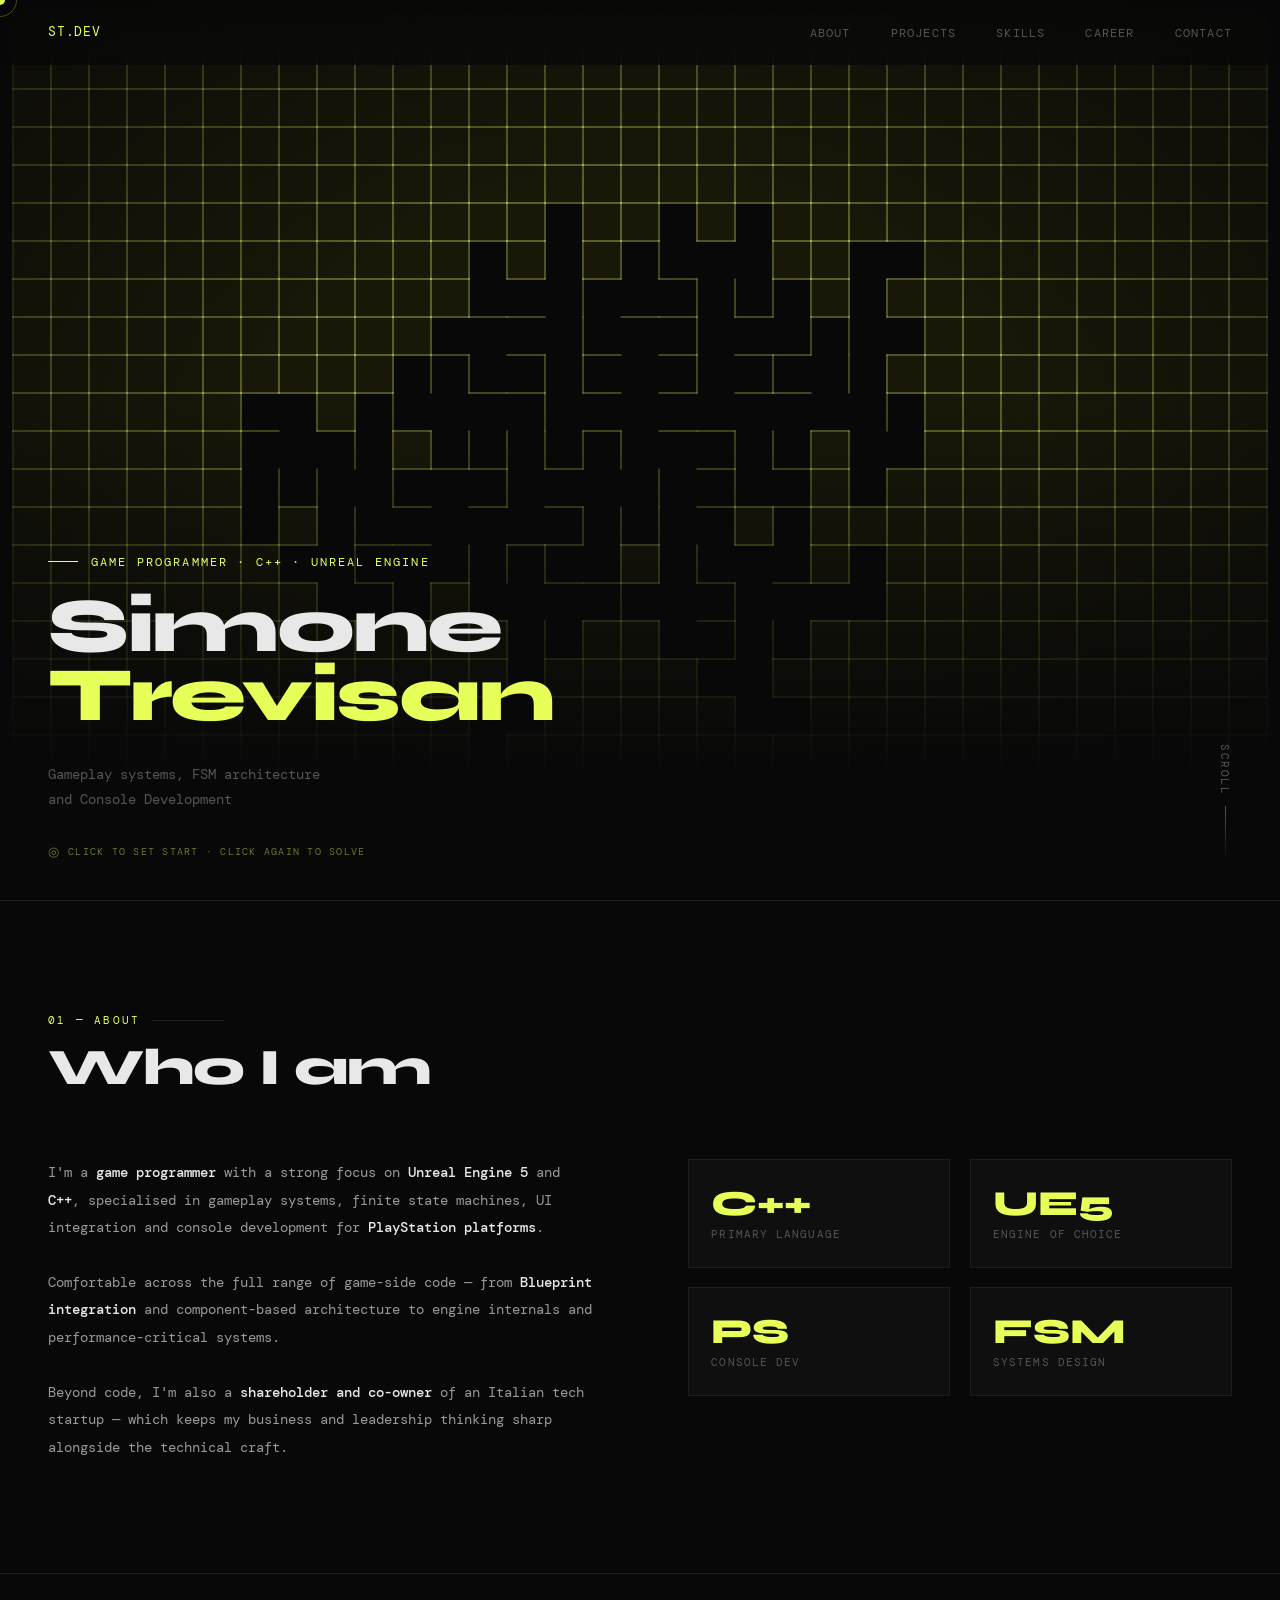
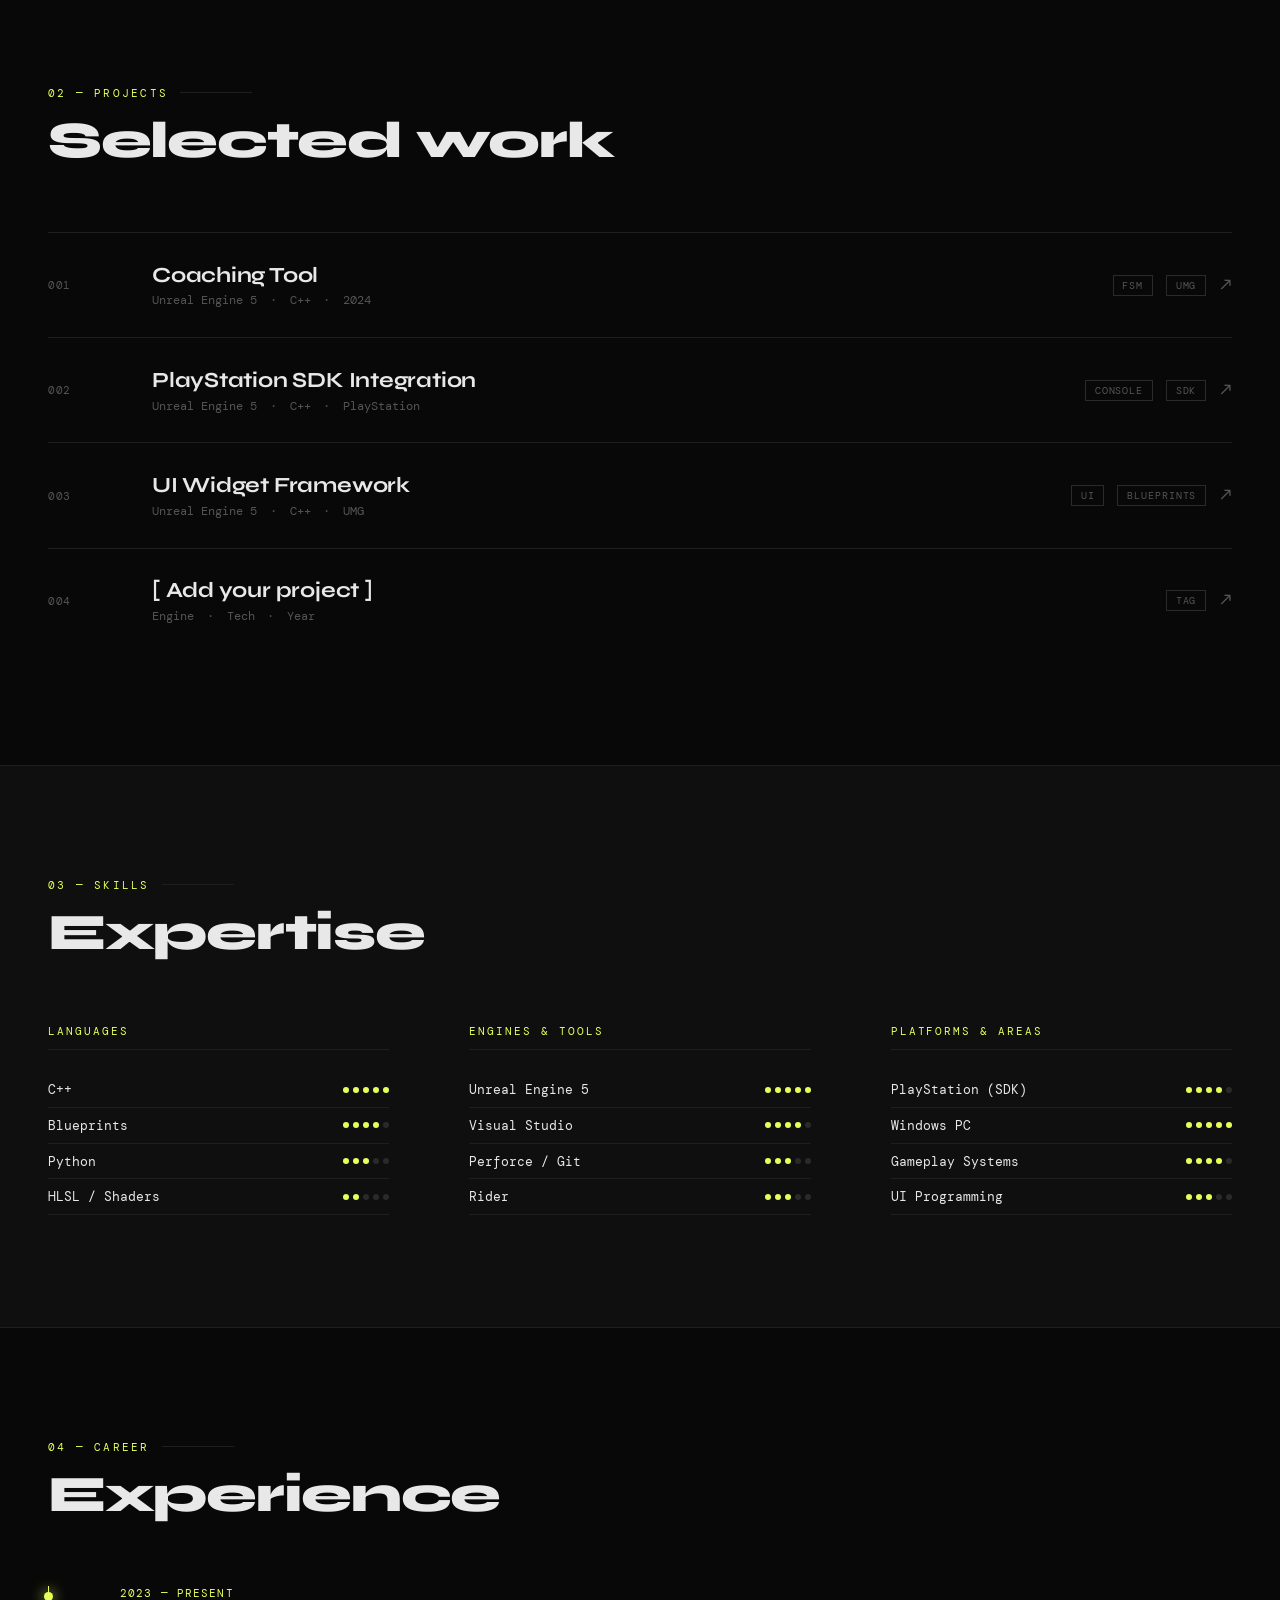
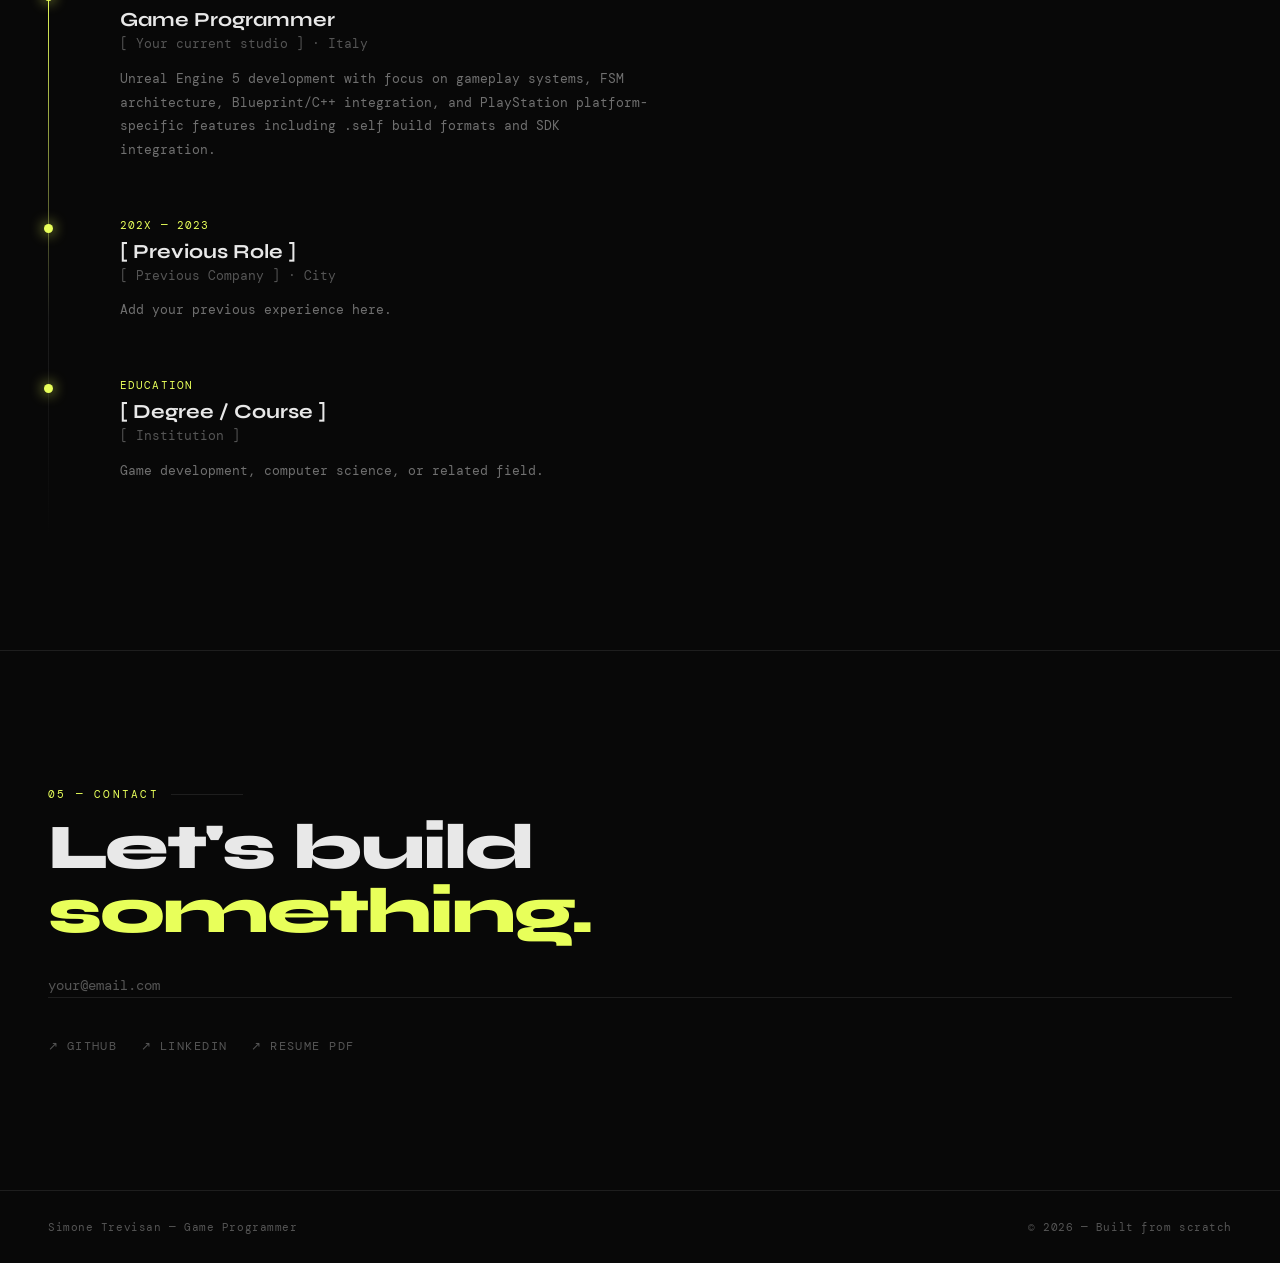
<file: index2.html>
<!DOCTYPE html>
<html lang="en">
<head>
  <meta charset="UTF-8"/>
  <meta name="viewport" content="width=device-width, initial-scale=1.0"/>
  <title>Simone | Game Programmer</title>
  <link rel="preconnect" href="https://fonts.googleapis.com"/>
  <link rel="preconnect" href="https://fonts.gstatic.com" crossorigin/>
  <link href="https://fonts.googleapis.com/css2?family=Syne:wght@400;600;700;800&family=DM+Mono:wght@300;400;500&display=swap" rel="stylesheet"/>
  <link rel="stylesheet" href="style.css"/>
</head>
<body>

<div id="cur"></div>
<div id="cur-ring"></div>

<nav id="nav">
  <a class="nav-logo" href="#">ST.DEV</a>
  <ul class="nav-links">
    <li><a href="#about">About</a></li>
    <li><a href="#projects">Projects</a></li>
    <li><a href="#skills">Skills</a></li>
    <li><a href="#career">Career</a></li>
    <li><a href="#contact">Contact</a></li>
  </ul>
</nav>

<section id="hero">
  <canvas id="hero-canvas"></canvas>
  <div class="hero-vignette"></div>
  <div class="hero-fade"></div>
  <div class="hero-tag">Game Programmer · C++ · Unreal Engine</div>
  <h1 class="hero-title">
    <span>Simone</span>
    <span class="yl">Trevisan</span>
  </h1>
  <p class="hero-sub">
    Gameplay systems, FSM architecture<br/>
    and Console Development<br/>
  </p>
  <div class="hero-click-hint" id="hero-hint">Click to set start · click again to solve</div>
  <div class="scroll-hint">Scroll</div>
</section>

<!-- About -->
<section id="about">
  <div class="sec-label">01 — About</div>
  <h2 class="sec-title fi">Who I am</h2>
  <div class="about-grid">
    <div class="bio fi">
      <p>I'm a <strong>game programmer</strong> with a strong focus on <strong>Unreal Engine 5</strong> and <strong>C++</strong>, specialised in gameplay systems, finite state machines, UI integration and console development for <strong>PlayStation platforms</strong>.</p><br/>
      <p>Comfortable across the full range of game-side code — from <strong>Blueprint integration</strong> and component-based architecture to engine internals and performance-critical systems.</p><br/>
      <p>Beyond code, I'm also a <strong>shareholder and co-owner</strong> of an Italian tech startup — which keeps my business and leadership thinking sharp alongside the technical craft.</p>
    </div>
    <div class="stat-grid fi">
      <div class="stat-card"><div class="stat-n">C++</div><div class="stat-l">Primary language</div></div>
      <div class="stat-card"><div class="stat-n">UE5</div><div class="stat-l">Engine of choice</div></div>
      <div class="stat-card"><div class="stat-n">PS</div><div class="stat-l">Console dev</div></div>
      <div class="stat-card"><div class="stat-n">FSM</div><div class="stat-l">Systems design</div></div>
    </div>
  </div>
</section>

<!-- Projects -->
<section id="projects">
  <div class="sec-label">02 — Projects</div>
  <h2 class="sec-title fi">Selected work</h2>
  <div class="proj-list">
    <div class="proj-row fi" data-project="0">
      <span class="pnum">001</span>
      <div><div class="proj-title">Coaching Tool</div><div class="proj-meta"><span>Unreal Engine 5</span>·<span>C++</span>·<span>2024</span></div></div>
      <div class="proj-right"><span class="ptag">FSM</span><span class="ptag">UMG</span><span class="proj-arrow">↗</span></div>
    </div>
    <div class="proj-row fi" data-project="1">
      <span class="pnum">002</span>
      <div><div class="proj-title">PlayStation SDK Integration</div><div class="proj-meta"><span>Unreal Engine 5</span>·<span>C++</span>·<span>PlayStation</span></div></div>
      <div class="proj-right"><span class="ptag">Console</span><span class="ptag">SDK</span><span class="proj-arrow">↗</span></div>
    </div>
    <div class="proj-row fi" data-project="2">
      <span class="pnum">003</span>
      <div><div class="proj-title">UI Widget Framework</div><div class="proj-meta"><span>Unreal Engine 5</span>·<span>C++</span>·<span>UMG</span></div></div>
      <div class="proj-right"><span class="ptag">UI</span><span class="ptag">Blueprints</span><span class="proj-arrow">↗</span></div>
    </div>
    <div class="proj-row fi" data-project="3">
      <span class="pnum">004</span>
      <div><div class="proj-title">[ Add your project ]</div><div class="proj-meta"><span>Engine</span>·<span>Tech</span>·<span>Year</span></div></div>
      <div class="proj-right"><span class="ptag">Tag</span><span class="proj-arrow">↗</span></div>
    </div>
  </div>
</section>

<!-- Skills -->
<section id="skills">
  <div class="sec-label">03 — Skills</div>
  <h2 class="sec-title fi">Expertise</h2>
  <div class="skills-grid fi">
    <div>
      <div class="sg-title">Languages</div>
      <div class="sk"><span class="sk-name">C++</span><div class="dots"><div class="d on"></div><div class="d on"></div><div class="d on"></div><div class="d on"></div><div class="d on"></div></div></div>
      <div class="sk"><span class="sk-name">Blueprints</span><div class="dots"><div class="d on"></div><div class="d on"></div><div class="d on"></div><div class="d on"></div><div class="d"></div></div></div>
      <div class="sk"><span class="sk-name">Python</span><div class="dots"><div class="d on"></div><div class="d on"></div><div class="d on"></div><div class="d"></div><div class="d"></div></div></div>
      <div class="sk"><span class="sk-name">HLSL / Shaders</span><div class="dots"><div class="d on"></div><div class="d on"></div><div class="d"></div><div class="d"></div><div class="d"></div></div></div>
    </div>
    <div>
      <div class="sg-title">Engines & Tools</div>
      <div class="sk"><span class="sk-name">Unreal Engine 5</span><div class="dots"><div class="d on"></div><div class="d on"></div><div class="d on"></div><div class="d on"></div><div class="d on"></div></div></div>
      <div class="sk"><span class="sk-name">Visual Studio</span><div class="dots"><div class="d on"></div><div class="d on"></div><div class="d on"></div><div class="d on"></div><div class="d"></div></div></div>
      <div class="sk"><span class="sk-name">Perforce / Git</span><div class="dots"><div class="d on"></div><div class="d on"></div><div class="d on"></div><div class="d"></div><div class="d"></div></div></div>
      <div class="sk"><span class="sk-name">Rider</span><div class="dots"><div class="d on"></div><div class="d on"></div><div class="d on"></div><div class="d"></div><div class="d"></div></div></div>
    </div>
    <div>
      <div class="sg-title">Platforms & Areas</div>
      <div class="sk"><span class="sk-name">PlayStation (SDK)</span><div class="dots"><div class="d on"></div><div class="d on"></div><div class="d on"></div><div class="d on"></div><div class="d"></div></div></div>
      <div class="sk"><span class="sk-name">Windows PC</span><div class="dots"><div class="d on"></div><div class="d on"></div><div class="d on"></div><div class="d on"></div><div class="d on"></div></div></div>
      <div class="sk"><span class="sk-name">Gameplay Systems</span><div class="dots"><div class="d on"></div><div class="d on"></div><div class="d on"></div><div class="d on"></div><div class="d"></div></div></div>
      <div class="sk"><span class="sk-name">UI Programming</span><div class="dots"><div class="d on"></div><div class="d on"></div><div class="d on"></div><div class="d"></div><div class="d"></div></div></div>
    </div>
  </div>
</section>

<!-- Career -->
<section id="career">
  <div class="sec-label">04 — Career</div>
  <h2 class="sec-title fi">Experience</h2>
  <div class="timeline">
    <div class="titem">
      <div class="tdot"></div>
      <div class="tperiod">2023 — Present</div>
      <div class="trole">Game Programmer</div>
      <div class="tco">[ Your current studio ] · Italy</div>
      <div class="tdesc">Unreal Engine 5 development with focus on gameplay systems, FSM architecture, Blueprint/C++ integration, and PlayStation platform-specific features including .self build formats and SDK integration.</div>
    </div>
    <div class="titem">
      <div class="tdot"></div>
      <div class="tperiod">202X — 2023</div>
      <div class="trole">[ Previous Role ]</div>
      <div class="tco">[ Previous Company ] · City</div>
      <div class="tdesc">Add your previous experience here.</div>
    </div>
    <div class="titem">
      <div class="tdot"></div>
      <div class="tperiod">Education</div>
      <div class="trole">[ Degree / Course ]</div>
      <div class="tco">[ Institution ]</div>
      <div class="tdesc">Game development, computer science, or related field.</div>
    </div>
  </div>
</section>

<!-- Contact -->
<section id="contact">
  <div class="sec-label">05 — Contact</div>
  <h2 class="c-title fi">Let's build<span class="yl">something.</span></h2>
  <a class="c-email fi" href="mailto:your@email.com">your@email.com</a>
  <div class="socials fi">
    <a class="sl" href="https://github.com/" target="_blank">GitHub</a>
    <a class="sl" href="https://linkedin.com/" target="_blank">LinkedIn</a>
    <a class="sl" href="#">Resume PDF</a>
  </div>
</section>

<footer>
  <p>Simone Trevisan — Game Programmer</p>
  <p>© 2026 — Built from scratch</p>
</footer>

<div id="modal-overlay">
  <div class="modal">
    <button class="modal-close" id="modal-close">✕</button>
    <div class="slider-wrap">
      <div class="slides" id="slides"></div>
      <button class="sl-btn sl-prev" id="sl-prev">←</button>
      <button class="sl-btn sl-next" id="sl-next">→</button>
      <div class="sl-dots" id="sl-dots"></div>
      <div class="sl-counter" id="sl-counter"></div>
    </div>
    <div class="modal-body">
      <div class="modal-tags" id="modal-tags"></div>
      <div class="modal-title" id="modal-title"></div>
      <div class="modal-year" id="modal-year"></div>
      <div class="modal-desc" id="modal-desc"></div>
      <div class="modal-links" id="modal-links"></div>
    </div>
  </div>
</div>

  <script src="script.js" defer></script>
</body>
</html>
</file>
<file: style.css>
*, *::before, *::after { box-sizing: border-box; margin: 0; padding: 0; }
    :root {
      --bg:#080808; --bg2:#0f0f0f; --border:#1e1e1e; --text:#e8e8e8;
      --muted:#555; --muted2:#2a2a2a; --accent:#e8ff5a;
      --fd:'Syne',sans-serif; --fm:'DM Mono',monospace;
    }
    html { scroll-behavior: smooth; }
    body { background:var(--bg); color:var(--text); font-family:'Syne',sans-serif; overflow-x:hidden; cursor:none; }

    /* CURSOR */
    #cur { position:fixed; pointer-events:none; z-index:9999; width:10px; height:10px; border-radius:50%; background:var(--accent); mix-blend-mode:difference; transform:translate(-50%,-50%); transition:width .18s,height .18s; }
    #cur.big { width:44px; height:44px; }
    #cur-ring { position:fixed; pointer-events:none; z-index:9998; width:34px; height:34px; border-radius:50%; border:1px solid rgba(232,255,90,.28); transform:translate(-50%,-50%); }

    /* NAV */
    nav { position:fixed; inset:0 0 auto; z-index:200; display:flex; align-items:center; justify-content:space-between; padding:1.4rem 3rem; background:rgba(8,8,8,.82); backdrop-filter:blur(14px); border-bottom:1px solid transparent; transition:border-color .3s; }
    nav.scrolled { border-color:var(--border); }
    .nav-logo { font-family:'DM Mono',monospace; font-size:.82rem; color:var(--accent); text-decoration:none; letter-spacing:.06em; }
    .nav-links { display:flex; gap:2.5rem; list-style:none; }
    .nav-links a { font-family:'DM Mono',monospace; font-size:.75rem; letter-spacing:.1em; text-transform:uppercase; color:var(--muted); text-decoration:none; transition:color .2s; }
    .nav-links a:hover { color:var(--text); }

    /* HERO */
    #hero { position:relative; min-height:100vh; overflow:hidden; display:flex; flex-direction:column; justify-content:flex-end; padding:0 3rem 5.5rem; }
    #hero-canvas { position:absolute; inset:0; width:100%; height:100%; pointer-events:auto; }
    .hero-vignette { position:absolute; inset:0; pointer-events:none; background:radial-gradient(ellipse 85% 85% at 50% 50%,transparent 35%,#080808 100%); }
    .hero-fade { position:absolute; bottom:0; left:0; right:0; height:55%; pointer-events:none; background:linear-gradient(to top,var(--bg) 25%,transparent); }

    .hero-tag, .hero-title, .hero-sub, .scroll-hint { pointer-events: none; }
    .hero-tag { position:relative; font-family:'DM Mono',monospace; font-size:.75rem; letter-spacing:.18em; text-transform:uppercase; color:var(--accent); margin-bottom:1.4rem; display:flex; align-items:center; gap:.8rem; }
    .hero-tag::before { content:''; width:30px; height:1px; background:var(--accent); }
    .hero-title { position:relative; font-size: clamp(2.8rem, 6vw, 6rem); font-weight:800; line-height:.9; letter-spacing:-.03em; margin-bottom:2rem; }
    .hero-title span { display:block; }
    .hero-title .yl { color:var(--accent); }
    .hero-sub { position:relative; font-family:'DM Mono',monospace; font-size:.86rem; color:var(--muted); line-height:1.8; max-width:500px; }
    .scroll-hint { position:absolute; bottom:2.5rem; right:3rem; font-family:'DM Mono',monospace; font-size:.68rem; letter-spacing:.14em; text-transform:uppercase; color:var(--muted); writing-mode:vertical-rl; display:flex; align-items:center; gap:.7rem; }
    .scroll-hint::after { content:''; width:1px; height:54px; background:linear-gradient(to bottom,var(--muted),transparent); }

    .hero-click-hint { position:absolute; bottom:2.5rem; left:3rem; pointer-events:none; font-family:'DM Mono',monospace; font-size:.65rem; letter-spacing:.12em; text-transform:uppercase; color:rgba(232,255,90,.45); display:flex; align-items:center; gap:.5rem; transition:opacity .4s; }
    .hero-click-hint::before { content:'◎'; font-size:.8rem; }
    .hero-click-hint.hide { opacity:0; }

    /* SECTIONS */
    section { padding:7rem 3rem; }
    .sec-label { font-family:'DM Mono',monospace; font-size:.7rem; letter-spacing:.2em; text-transform:uppercase; color:var(--accent); margin-bottom:.9rem; display:flex; align-items:center; gap:.75rem; }
    .sec-label::after { content:''; flex:1; max-width:72px; height:1px; background:var(--border); }
    .sec-title { font-size:clamp(2rem,4vw,3.4rem); font-weight:800; letter-spacing:-.025em; margin-bottom:4rem; line-height:1.05; }

    /* ABOUT */
    #about { border-top:1px solid var(--border); }
    .about-grid { display:grid; grid-template-columns:1fr 1fr; gap:6rem; align-items:start; }
    .bio { font-family:'DM Mono',monospace; font-size:.88rem; color:#999; line-height:1.95; }
    .bio strong { color:var(--text); font-weight:500; }
    .stat-grid { display:grid; grid-template-columns:1fr 1fr; gap:1.2rem; }
    .stat-card { background:var(--bg2); border:1px solid var(--border); padding:1.6rem 1.4rem; transition:border-color .25s,transform .25s; }
    .stat-card:hover { border-color:var(--accent); transform:translateY(-3px); }
    .stat-n { font-size:2.2rem; font-weight:800; color:var(--accent); line-height:1; margin-bottom:.4rem; }
    .stat-l { font-family:'DM Mono',monospace; font-size:.68rem; letter-spacing:.1em; text-transform:uppercase; color:var(--muted); }

    /* PROJECTS */
    #projects { border-top:1px solid var(--border); }
    .proj-list { display:flex; flex-direction:column; }
    .proj-row { display:grid; grid-template-columns:72px 1fr auto; align-items:center; gap:2rem; padding:1.8rem 0; border-top:1px solid var(--border); cursor:none; position:relative; color:inherit; }
    .proj-row::before { content:''; position:absolute; inset:0; background:linear-gradient(90deg,transparent,rgba(232,255,90,.035)); opacity:0; transition:opacity .3s; pointer-events:none; }
    .proj-row:hover::before { opacity:1; }
    .proj-row:hover .proj-title { color:var(--accent); }
    .proj-row:hover .proj-arrow { transform:translate(4px,-4px); color:var(--accent); }
    .proj-row:hover .ptag { border-color:rgba(232,255,90,.5); color:var(--accent); }
    .pnum { font-family:'DM Mono',monospace; font-size:.7rem; color:var(--muted); letter-spacing:.06em; }
    .proj-title { font-size:1.35rem; font-weight:700; letter-spacing:-.01em; margin-bottom:.35rem; transition:color .2s; }
    .proj-meta { font-family:'DM Mono',monospace; font-size:.72rem; color:var(--muted); display:flex; gap:.8rem; flex-wrap:wrap; align-items:center; }
    .proj-right { display:flex; align-items:center; gap:.8rem; }
    .ptag { font-family:'DM Mono',monospace; font-size:.65rem; letter-spacing:.09em; text-transform:uppercase; padding:.2rem .55rem; border:1px solid var(--muted2); color:var(--muted); transition:border-color .2s,color .2s; white-space:nowrap; }
    .proj-arrow { font-size:1.1rem; color:var(--muted); transition:transform .25s,color .2s; }

    /* SKILLS */
    #skills { border-top:1px solid var(--border); background:var(--bg2); }
    .skills-grid { display:grid; grid-template-columns:repeat(3,1fr); gap:3rem 5rem; }
    .sg-title { font-family:'DM Mono',monospace; font-size:.68rem; letter-spacing:.18em; text-transform:uppercase; color:var(--accent); margin-bottom:1.4rem; padding-bottom:.7rem; border-bottom:1px solid var(--border); }
    .sk { display:flex; justify-content:space-between; align-items:center; padding:.55rem 0; border-bottom:1px solid var(--border); }
    .sk-name { font-family:'DM Mono',monospace; font-size:.8rem; color:var(--text); }
    .dots { display:flex; gap:4px; }
    .d { width:6px; height:6px; border-radius:50%; background:var(--muted2); }
    .d.on { background:var(--accent); }

    /* CAREER */
    #career { border-top:1px solid var(--border); }
    .timeline { position:relative; padding-left:2rem; }
    .timeline::before { content:''; position:absolute; left:0; top:0; bottom:0; width:1px; background:linear-gradient(to bottom,var(--accent) 0%,var(--border) 60%,transparent); }
    .titem { position:relative; padding:0 0 3.5rem 2.5rem; opacity:0; transform:translateX(-18px); transition:opacity .6s,transform .6s; }
    .titem.vis { opacity:1; transform:none; }
    .tdot { position:absolute; left:-2rem; top:.4rem; width:9px; height:9px; border-radius:50%; background:var(--accent); transform:translateX(-4px); box-shadow:0 0 14px var(--accent); }
    .tperiod { font-family:'DM Mono',monospace; font-size:.7rem; letter-spacing:.1em; text-transform:uppercase; color:var(--accent); margin-bottom:.45rem; }
    .trole { font-size:1.25rem; font-weight:700; margin-bottom:.2rem; }
    .tco { font-family:'DM Mono',monospace; font-size:.8rem; color:var(--muted); margin-bottom:.9rem; }
    .tdesc { font-family:'DM Mono',monospace; font-size:.8rem; color:#707070; line-height:1.85; max-width:540px; }

    /* CONTACT */
    #contact { border-top:1px solid var(--border); min-height:60vh; display:flex; flex-direction:column; justify-content:center; }
    .c-title { font-size:clamp(2.4rem,5vw,5rem); font-weight:800; letter-spacing:-.03em; line-height:1; margin-bottom:2rem; }
    .c-title .yl { color:var(--accent); display:block; }
    .c-email { font-family:'DM Mono',monospace; font-size:.88rem; color:var(--muted); text-decoration:none; border-bottom:1px solid var(--border); padding-bottom:.22rem; display:inline-block; transition:color .2s,border-color .2s; }
    .c-email:hover { color:var(--accent); border-color:var(--accent); }
    .socials { display:flex; gap:1.5rem; margin-top:2.5rem; }
    .sl { font-family:'DM Mono',monospace; font-size:.75rem; letter-spacing:.12em; text-transform:uppercase; color:var(--muted); text-decoration:none; display:flex; align-items:center; gap:.45rem; transition:color .2s; }
    .sl::before { content:'↗'; }
    .sl:hover { color:var(--accent); }

    /* FOOTER */
    footer { padding:1.8rem 3rem; border-top:1px solid var(--border); display:flex; justify-content:space-between; }
    footer p { font-family:'DM Mono',monospace; font-size:.7rem; color:var(--muted); letter-spacing:.05em; }

    /* FADE IN */
    .fi { opacity:0; transform:translateY(28px); transition:opacity .65s,transform .65s; }
    .fi.vis { opacity:1; transform:none; }

    /* MODAL */
    #modal-overlay { position:fixed; inset:0; z-index:500; background:rgba(4,4,4,.93); backdrop-filter:blur(18px); display:flex; align-items:center; justify-content:center; opacity:0; pointer-events:none; transition:opacity .3s; }
    #modal-overlay.open { opacity:1; pointer-events:all; }
    .modal { position:relative; width:min(920px,94vw); max-height:92vh; background:var(--bg2); border:1px solid var(--border); display:flex; flex-direction:column; overflow:hidden; transform:translateY(28px) scale(.97); transition:transform .38s cubic-bezier(.22,1,.36,1); }
    #modal-overlay.open .modal { transform:none; }
    .slider-wrap { position:relative; overflow:hidden; height:440px; flex-shrink:0; background:#080808; }
    .slides { display:flex; height:100%; transition:transform .52s cubic-bezier(.4,0,.2,1); }
    .slide { min-width:100%; height:100%; flex-shrink:0; display:flex; align-items:center; justify-content:center; position:relative; overflow:hidden; }
    .slide-bg { position:absolute; inset:0; background-image:linear-gradient(rgba(232,255,90,0.04) 1px,transparent 1px),linear-gradient(90deg,rgba(232,255,90,0.04) 1px,transparent 1px); background-size:40px 40px; }
    .slide-color { position:absolute; inset:0; }
    .slide-label { position:relative; z-index:2; font-family:'DM Mono',monospace; font-size:.72rem; letter-spacing:.14em; text-transform:uppercase; color:rgba(232,255,90,.6); border:1px solid rgba(232,255,90,.2); padding:.4rem .9rem; }
    .sl-btn { position:absolute; top:50%; transform:translateY(-50%); z-index:10; background:rgba(8,8,8,.7); border:1px solid var(--border); color:var(--text); width:46px; height:46px; display:flex; align-items:center; justify-content:center; font-size:1rem; cursor:none; transition:background .2s,border-color .2s,color .2s; }
    .sl-btn:hover { background:rgba(232,255,90,.08); border-color:var(--accent); color:var(--accent); }
    .sl-prev { left:1.2rem; }
    .sl-next { right:1.2rem; }
    .sl-dots { position:absolute; bottom:1.1rem; left:50%; transform:translateX(-50%); display:flex; gap:7px; z-index:10; }
    .sl-dot { width:6px; height:6px; border-radius:50%; background:var(--muted); cursor:none; transition:background .2s,transform .2s; }
    .sl-dot.on { background:var(--accent); transform:scale(1.5); }
    .sl-counter { position:absolute; top:1rem; right:1rem; z-index:10; font-family:'DM Mono',monospace; font-size:.65rem; letter-spacing:.1em; color:var(--muted); background:rgba(8,8,8,.65); padding:.25rem .65rem; }
    .modal-body { padding:2rem 2.5rem 2.5rem; overflow-y:auto; flex:1; }
    .modal-tags { display:flex; gap:.55rem; flex-wrap:wrap; margin-bottom:1.1rem; }
    .modal-tag { font-family:'DM Mono',monospace; font-size:.63rem; letter-spacing:.1em; text-transform:uppercase; padding:.22rem .6rem; border:1px solid rgba(232,255,90,.3); color:var(--accent); }
    .modal-title { font-size:1.75rem; font-weight:800; letter-spacing:-.02em; margin-bottom:.5rem; }
    .modal-year { font-family:'DM Mono',monospace; font-size:.72rem; color:var(--muted); letter-spacing:.08em; margin-bottom:1.3rem; }
    .modal-desc { font-family:'DM Mono',monospace; font-size:.83rem; color:#909090; line-height:1.95; }
    .modal-links { display:flex; gap:1rem; margin-top:1.8rem; }
    .modal-link { font-family:'DM Mono',monospace; font-size:.74rem; letter-spacing:.1em; text-transform:uppercase; color:var(--accent); text-decoration:none; border:1px solid rgba(232,255,90,.35); padding:.55rem 1.2rem; transition:background .2s; }
    .modal-link:hover { background:rgba(232,255,90,.08); }
    .modal-close { position:absolute; top:1rem; right:1rem; z-index:20; width:38px; height:38px; background:rgba(8,8,8,.85); border:1px solid var(--border); color:var(--muted); font-size:1rem; display:flex; align-items:center; justify-content:center; cursor:none; transition:color .2s,border-color .2s; }
    .modal-close:hover { color:var(--accent); border-color:var(--accent); }

    /* RESPONSIVE */
    @media(max-width:900px){
      nav{padding:1.2rem 1.5rem;}
      #hero,section{padding-left:1.5rem;padding-right:1.5rem;}
      .about-grid{grid-template-columns:1fr;gap:3rem;}
      .skills-grid{grid-template-columns:1fr 1fr;gap:2rem 3rem;}
      .proj-row{grid-template-columns:48px 1fr auto;gap:1rem;}
      .slider-wrap{height:280px;}
      .modal-body{padding:1.5rem;}
    }
    @media(max-width:600px){
      .nav-links{display:none;}
      .hero-title{font-size:3rem;}
      .skills-grid{grid-template-columns:1fr;}
      .proj-row{grid-template-columns:1fr auto;}
      .pnum{display:none;}
      footer{flex-direction:column;gap:.8rem;}
    }
</file>
